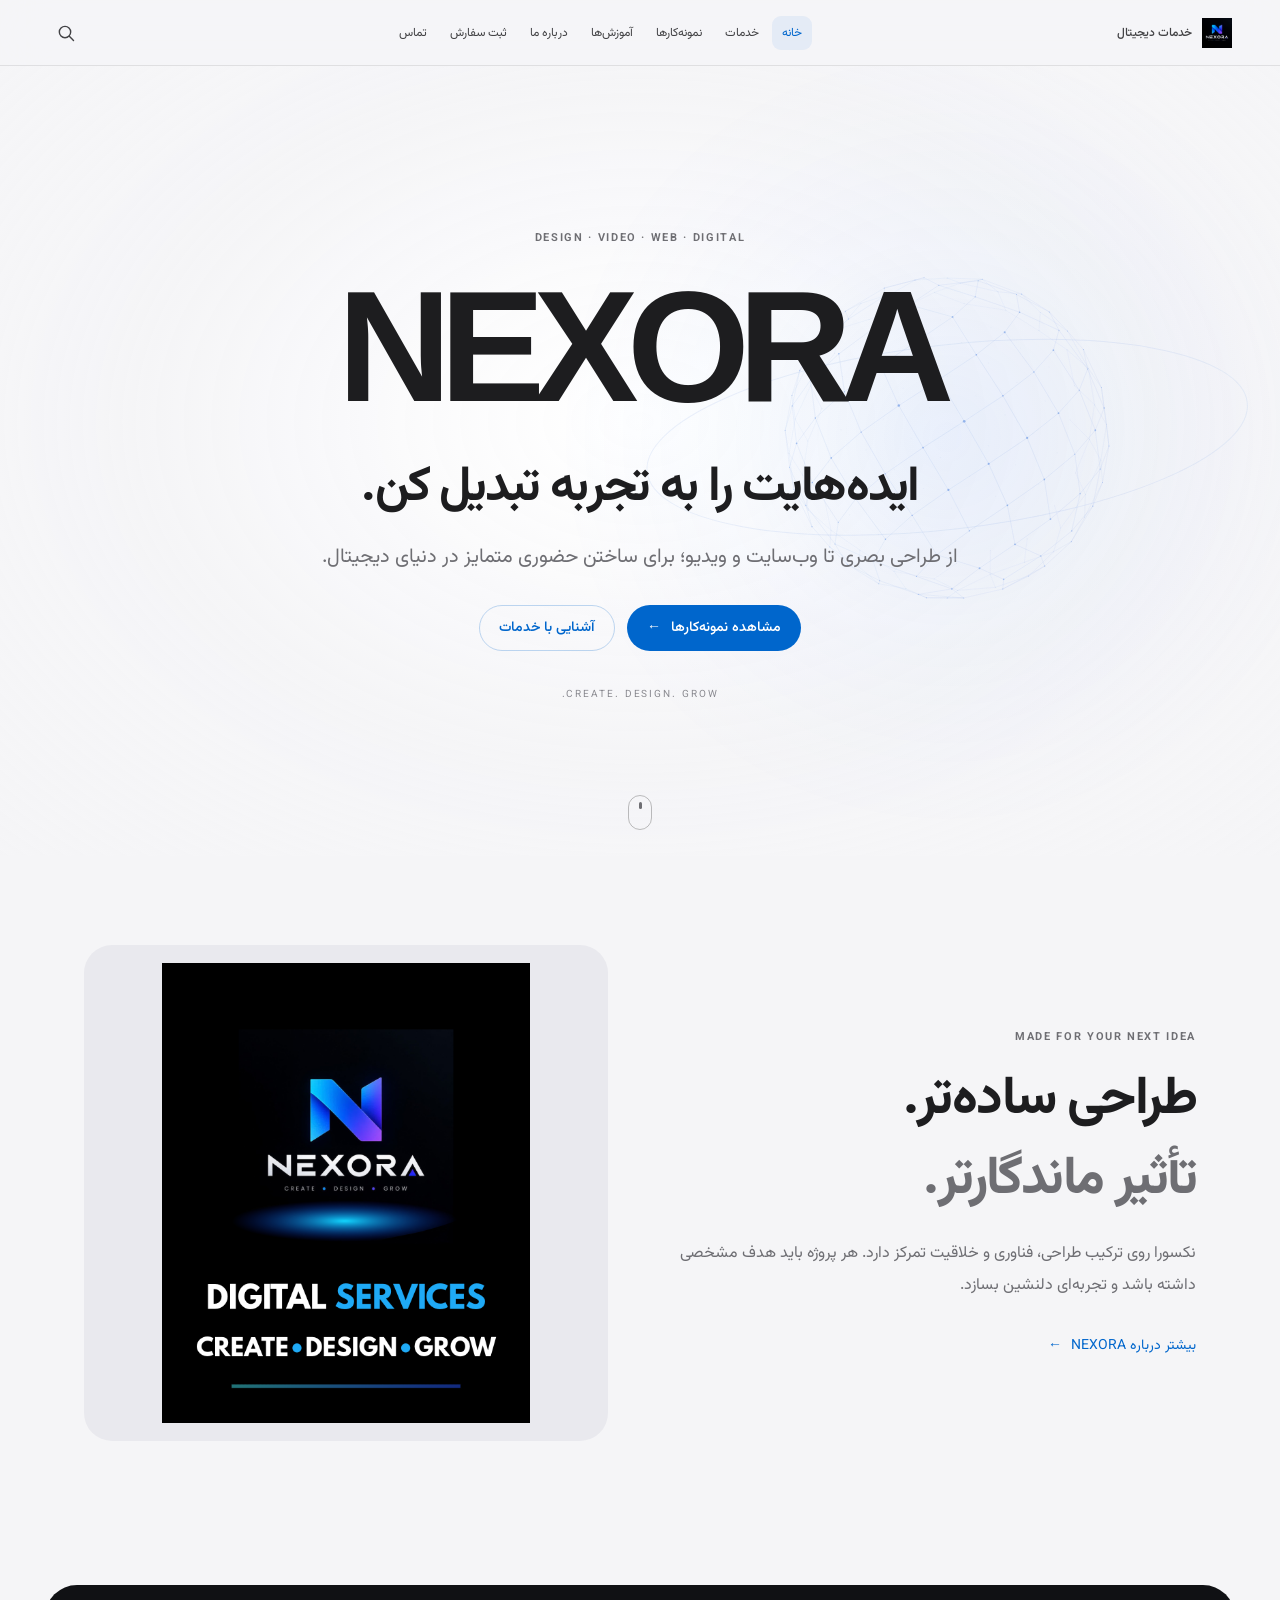
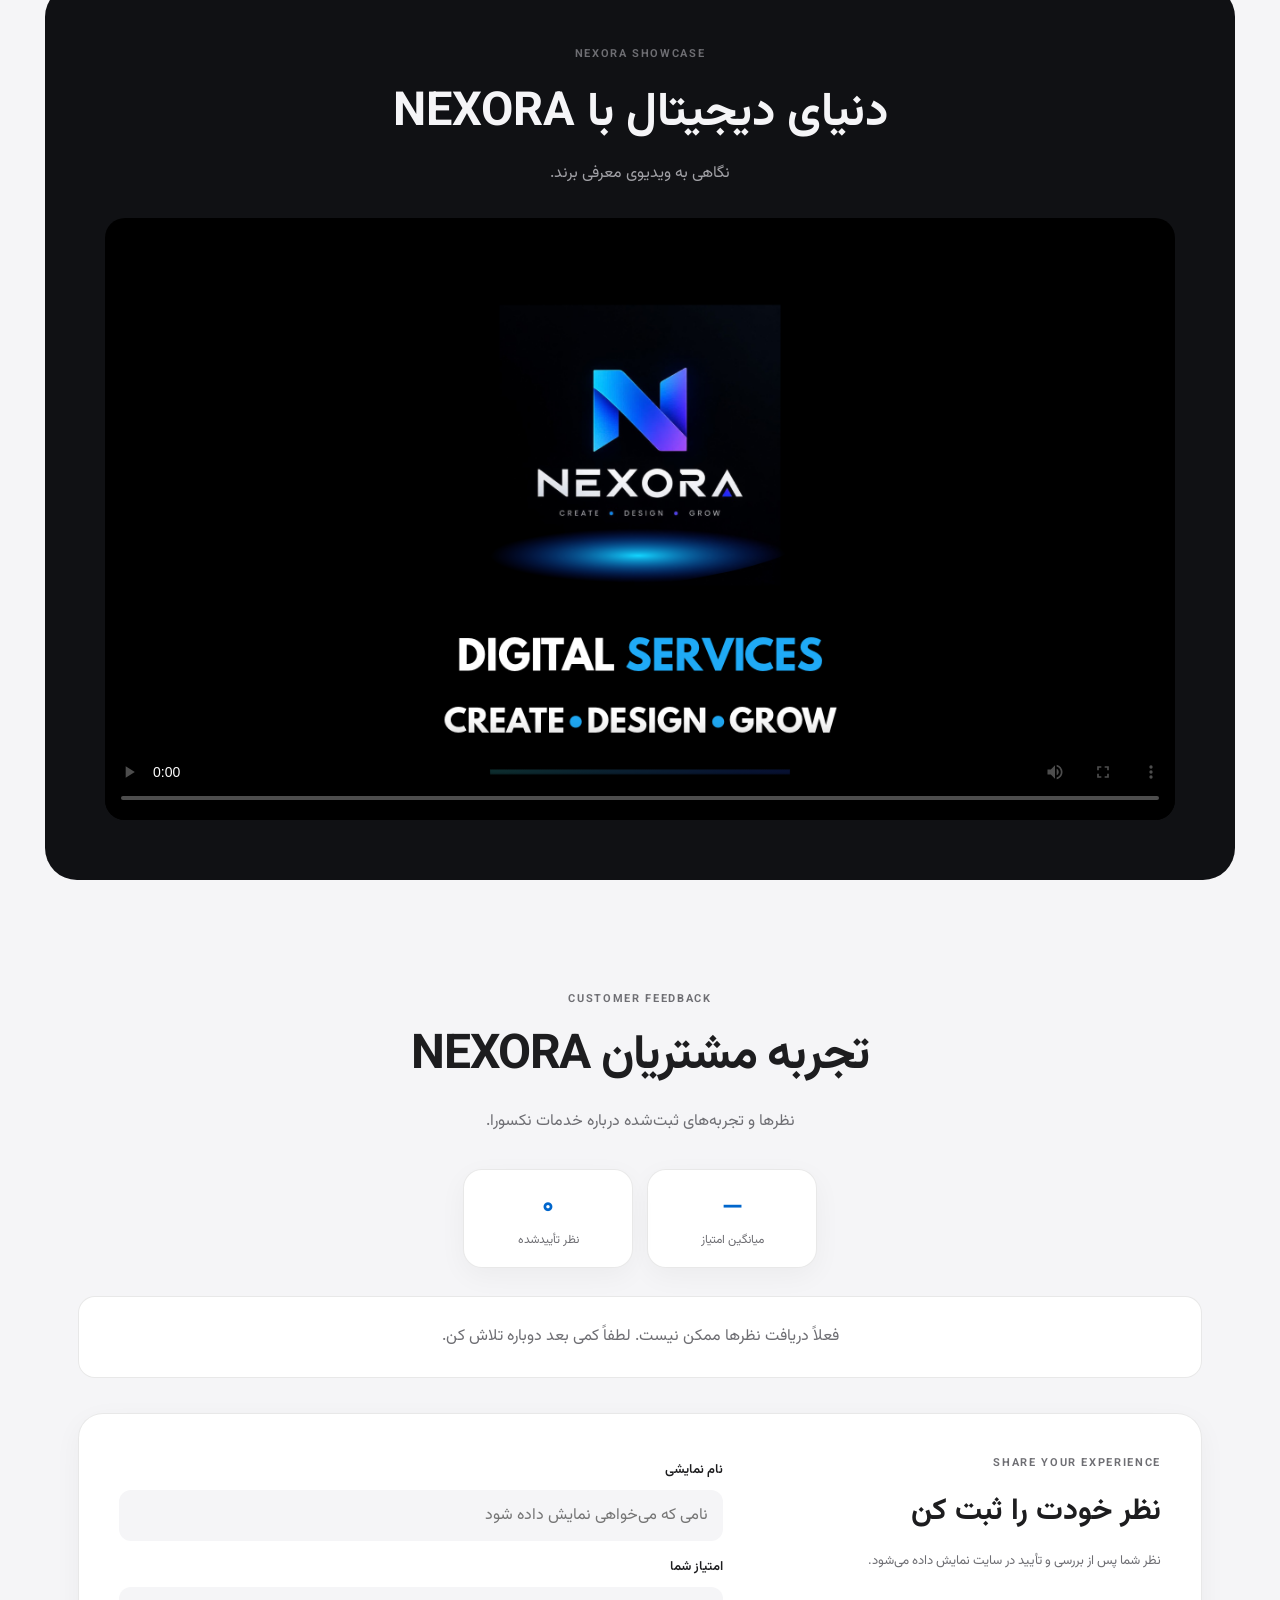
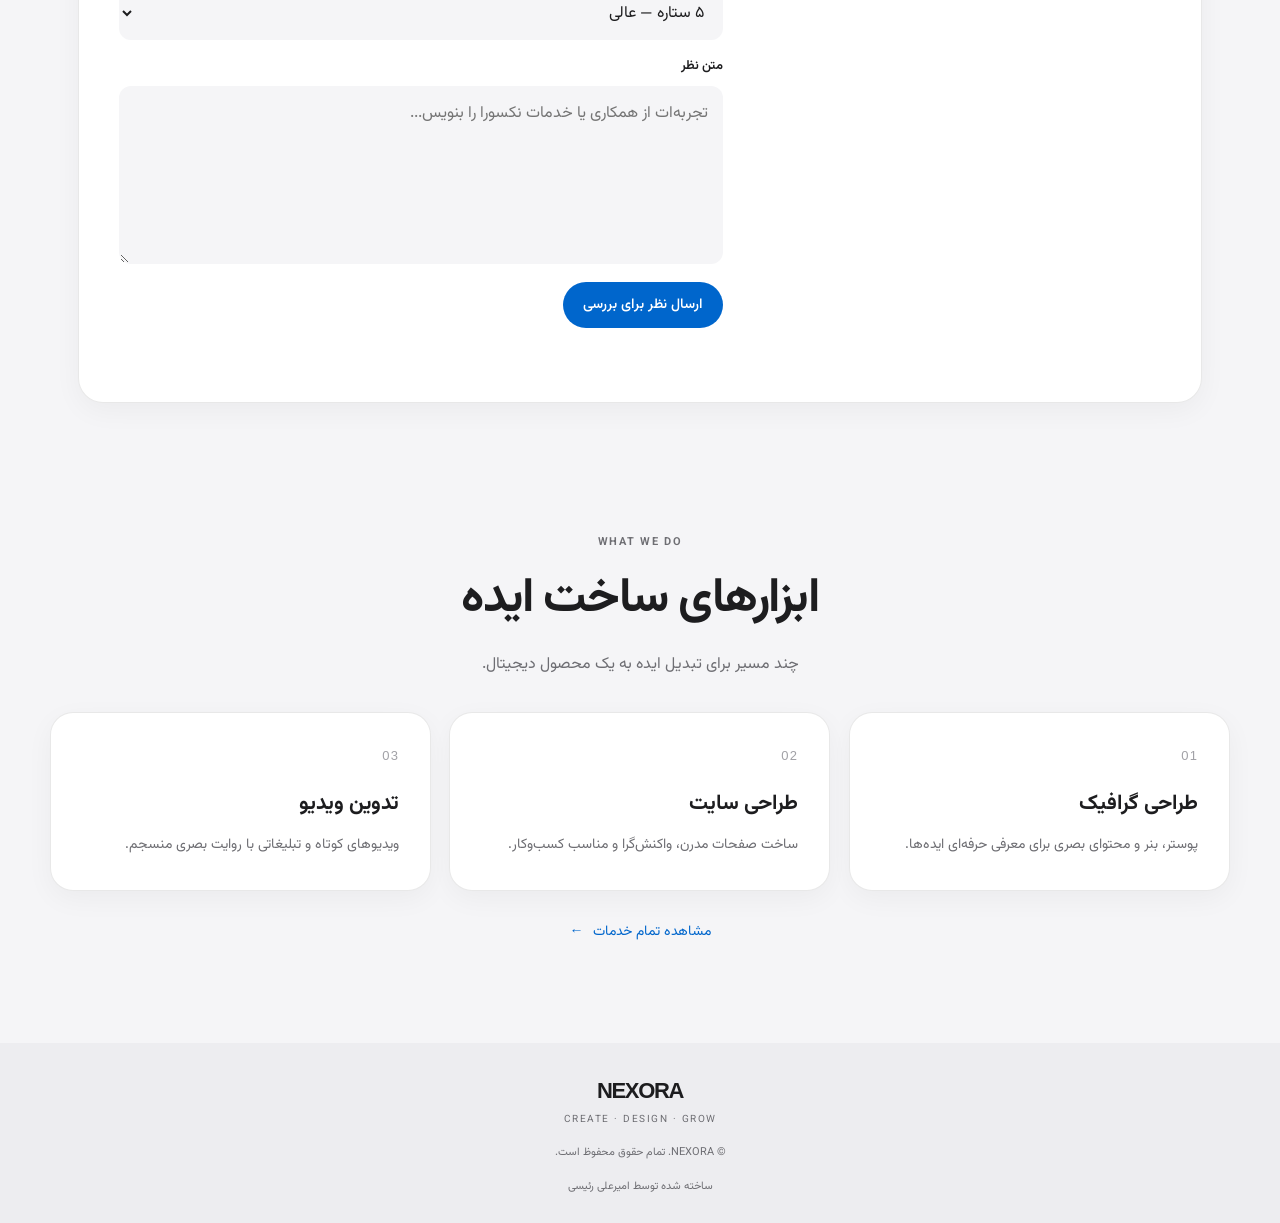
<file: index.html>
<!DOCTYPE html>
<html lang="fa" dir="rtl">
<head>
    <meta charset="UTF-8">
    <meta name="viewport" content="width=device-width, initial-scale=1">

    <title>NEXORA | طراحی گرافیک، طراحی سایت و خدمات دیجیتال</title>

    <meta name="description" content="NEXORA ارائه‌دهنده خدمات طراحی گرافیک، طراحی سایت، تدوین ویدیو، بهینه‌سازی SEO و راهکارهای هوش مصنوعی؛ ایده‌های دیجیتال را به تجربه‌های جذاب تبدیل کنید.">
    <meta name="theme-color" content="#f5f5f7">
    <meta name="robots" content="index, follow">
    <meta name="google-site-verification" content="-nJFPMULJXAHZ6bZE1NxKNltCcRmu9CExC5oAuJn1ng" />
    <meta property="og:type" content="website">
    <meta property="og:title" content="NEXORA | خدمات دیجیتال">
    <meta property="og:description" content="طراحی گرافیک، طراحی سایت، تدوین ویدیو، SEO و خدمات هوش مصنوعی.">
    <meta property="og:url" content="https://nexora-studio-hq.github.io/">
    <meta property="og:image" content="https://nexora-studio-hq.github.io/images/nexora-logo.png">

    <link rel="canonical" href="https://nexora-studio-hq.github.io/">
    <link rel="icon" href="images/nexora-logo.png" type="image/png">
    <link rel="apple-touch-icon" href="images/nexora-logo.png">

    <link rel="preconnect" href="https://fonts.googleapis.com">
    <link rel="preconnect" href="https://fonts.gstatic.com" crossorigin>
    <link href="https://fonts.googleapis.com/css2?family=Vazirmatn:wght@100..900&display=swap" rel="stylesheet">

    <link rel="stylesheet" href="style.css">
    <link rel="stylesheet" href="nexora-3d.css">
</head>

<body>

<header class="site-header">
    <a class="brand" href="#home" data-page="home" aria-label="صفحه اصلی NEXORA">
        <img src="images/nexora-logo.png" alt="NEXORA">
        <span>خدمات دیجیتال</span>
    </a>

    <nav class="top-nav" id="mainNav" aria-label="منوی اصلی">
        <a class="menu-btn active" href="#home" data-page="home">خانه</a>
        <a class="menu-btn" href="#services" data-page="services">خدمات</a>
        <a class="menu-btn" href="#portfolio" data-page="portfolio">نمونه‌کارها</a>
        <a class="menu-btn" href="#tutorials" data-page="tutorials">آموزش‌ها</a>
        <a class="menu-btn" href="#about" data-page="about">درباره ما</a>
        <a class="menu-btn" href="#order" data-page="order">ثبت سفارش</a>
        <a class="menu-btn" href="#contact" data-page="contact">تماس</a>
    </nav>

    <div class="header-actions">
        <button class="search-button" id="searchBtn" type="button" aria-label="جست‌وجو">
            <svg viewBox="0 0 24 24" aria-hidden="true">
                <circle cx="10.8" cy="10.8" r="6.8"></circle>
                <path d="m16 16 5 5"></path>
            </svg>
        </button>
    </div>
</header>

<section class="search-panel" id="searchPanel" aria-label="جست‌وجو در سایت">
    <div class="search-input-row">
        <input id="siteSearch" type="search" placeholder="جست‌وجو در نمونه‌کارها..." autocomplete="off">
        <button id="searchClose" type="button" aria-label="بستن">×</button>
    </div>
    <div class="search-results" id="searchResults"></div>
</section>

<main id="siteMain">

    <!-- صفحه خانه -->
    <section class="page active-page" id="home">

        <div class="hero-stage">
            <canvas id="nx3d" aria-hidden="true"></canvas>

            <div class="hero-copy">
                <p class="eyebrow">DESIGN · VIDEO · WEB · DIGITAL</p>

                <h1>NEXORA</h1>

                <h2>ایده‌هایت را به تجربه تبدیل کن.</h2>

                <p class="hero-description">
                    از طراحی بصری تا وب‌سایت و ویدیو؛
                    برای ساختن حضوری متمایز در دنیای دیجیتال.
                </p>

                <div class="hero-actions">
                    <a class="button-primary" href="#portfolio" data-page="portfolio">
                        مشاهده نمونه‌کارها
                        <span aria-hidden="true">←</span>
                    </a>

                    <a class="button-secondary" href="#services" data-page="services">
                        آشنایی با خدمات
                    </a>
                </div>

                <p class="hero-caption">CREATE. DESIGN. GROW.</p>
            </div>

            <a class="scroll-indicator" href="#services" data-page="services" aria-label="مشاهده بخش بعدی">
                <span></span>
            </a>
        </div>

        <div class="feature-section">
            <div class="feature-copy">
                <p class="eyebrow">MADE FOR YOUR NEXT IDEA</p>
                <h2>طراحی ساده‌تر.
                    <span>تأثیر ماندگارتر.</span>
                </h2>
                <p>
                    نکسورا روی ترکیب طراحی، فناوری و خلاقیت تمرکز دارد.
                    هر پروژه باید هدف مشخصی داشته باشد و تجربه‌ای دلنشین بسازد.
                </p>

                <a class="text-link" href="#about" data-page="about">
                    بیشتر درباره NEXORA
                    <span aria-hidden="true">←</span>
                </a>
            </div>

            <div class="feature-visual">
                <img src="images/nexora-poster.png" alt="نمونه طراحی برند NEXORA" loading="lazy">
            </div>
        </div>

        <section class="video-section">
            <p class="eyebrow">NEXORA SHOWCASE</p>
            <h2>دنیای دیجیتال با NEXORA</h2>
            <p>نگاهی به ویدیوی معرفی برند.</p>

            <video class="main-video" controls playsinline preload="metadata" poster="images/nexora-poster.png">
                <source src="videos/nexora.mp4" type="video/mp4">
                مرورگر شما از پخش ویدیو پشتیبانی نمی‌کند.
            </video>
        </section>


        <!-- نظرات مشتریان NEXORA -->
        <section class="reviews-section" id="customer-reviews" aria-labelledby="reviewsTitle">
            <div class="section-heading">
                <p class="eyebrow">CUSTOMER FEEDBACK</p>
                <h2 id="reviewsTitle">تجربه مشتریان NEXORA</h2>
                <p>نظرها و تجربه‌های ثبت‌شده درباره خدمات نکسورا.</p>
            </div>

            <div class="reviews-summary" aria-live="polite">
                <div class="review-stat">
                    <strong id="reviewsAverage">—</strong>
                    <span>میانگین امتیاز</span>
                </div>
                <div class="review-stat">
                    <strong id="reviewsCount">۰</strong>
                    <span>نظر تأییدشده</span>
                </div>
            </div>

            <div class="reviews-grid" id="reviewsList" aria-live="polite">
                <p class="reviews-message">در حال دریافت نظرها...</p>
            </div>

            <div class="reviews-form-panel">
                <div class="reviews-form-heading">
                    <p class="eyebrow">SHARE YOUR EXPERIENCE</p>
                    <h3>نظر خودت را ثبت کن</h3>
                    <p>نظر شما پس از بررسی و تأیید در سایت نمایش داده می‌شود.</p>
                </div>

                <form id="reviewForm" class="reviews-form">
                    <label for="reviewName">نام نمایشی</label>
                    <input id="reviewName" name="customer_name" type="text"
                        maxlength="60" autocomplete="name" required
                        placeholder="نامی که می‌خواهی نمایش داده شود">

                    <label for="reviewRating">امتیاز شما</label>
                    <select id="reviewRating" name="rating" required>
                        <option value="5">۵ ستاره — عالی</option>
                        <option value="4">۴ ستاره — خیلی خوب</option>
                        <option value="3">۳ ستاره — خوب</option>
                        <option value="2">۲ ستاره — متوسط</option>
                        <option value="1">۱ ستاره — نیازمند بهبود</option>
                    </select>

                    <label for="reviewText">متن نظر</label>
                    <textarea id="reviewText" name="review_text" rows="5"
                        minlength="5" maxlength="1000" required
                        placeholder="تجربه‌ات از همکاری یا خدمات نکسورا را بنویس..."></textarea>

                    <button class="button-primary" id="reviewSubmit" type="submit">
                        ارسال نظر برای بررسی
                    </button>
                    <p id="reviewStatus" class="form-status" role="status" aria-live="polite"></p>
                </form>
            </div>
        </section>

        <section class="home-services">
            <div class="section-heading">
                <p class="eyebrow">WHAT WE DO</p>
                <h2>ابزارهای ساخت ایده</h2>
                <p>چند مسیر برای تبدیل ایده به یک محصول دیجیتال.</p>
            </div>

            <div class="service-grid">
                <article class="service-card">
                    <span class="service-number">01</span>
                    <h3>طراحی گرافیک</h3>
                    <p>پوستر، بنر و محتوای بصری برای معرفی حرفه‌ای ایده‌ها.</p>
                </article>

                <article class="service-card">
                    <span class="service-number">02</span>
                    <h3>طراحی سایت</h3>
                    <p>ساخت صفحات مدرن، واکنش‌گرا و مناسب کسب‌وکار.</p>
                </article>

                <article class="service-card">
                    <span class="service-number">03</span>
                    <h3>تدوین ویدیو</h3>
                    <p>ویدیوهای کوتاه و تبلیغاتی با روایت بصری منسجم.</p>
                </article>
            </div>

            <a class="text-link centered-link" href="#services" data-page="services">
                مشاهده تمام خدمات
                <span aria-hidden="true">←</span>
            </a>
        </section>
    </section>

    <!-- صفحه خدمات -->
    <section class="page" id="services">
        <div class="page-heading">
            <p class="eyebrow">OUR SERVICES</p>
            <h1>خدمات NEXORA</h1>
            <p>خدمات دیجیتال برای ساخت و رشد ایده‌های شما.</p>
        </div>

        <div class="service-grid full-service-grid">
            <article class="service-card">
                <span class="service-number">01</span>
                <h2>طراحی گرافیک</h2>
                <p>طراحی پوستر، پست شبکه‌های اجتماعی، بنر و محتوای بصری.</p>
            </article>

            <article class="service-card">
                <span class="service-number">02</span>
                <h2>طراحی سایت</h2>
                <p>ساخت سایت‌های مدرن، واکنش‌گرا و مناسب معرفی کسب‌وکار.</p>
            </article>

            <article class="service-card">
                <span class="service-number">03</span>
                <h2>تدوین ویدیو</h2>
                <p>تدوین ویدیوهای کوتاه برای تبلیغات و شبکه‌های اجتماعی.</p>
            </article>

            <article class="service-card">
                <span class="service-number">04</span>
                <h2>بهینه‌سازی SEO</h2>
                <p>بهبود ساختار محتوا و اصول اولیه بهینه‌سازی برای موتورهای جست‌وجو.</p>
            </article>

            <article class="service-card">
                <span class="service-number">05</span>
                <h2>خدمات هوش مصنوعی</h2>
                <p>ایده‌پردازی، کمک به تولید محتوا و استفاده خلاقانه از ابزارهای AI.</p>
            </article>
        </div>

        <div class="simple-cta">
            <h2>ایده‌ای برای ساخت داری؟</h2>
            <p>جزئیات پروژه‌ات را بفرست تا مسیر شروع مشخص شود.</p>
            <a class="button-primary" href="#order" data-page="order">ثبت سفارش</a>
        </div>
    </section>

    <!-- صفحه نمونه‌کارها -->
    <section class="page" id="portfolio">
        <div class="page-heading">
            <p class="eyebrow">SELECTED PROJECTS</p>
            <h1>نمونه‌کارها</h1>
            <p>مجموعه‌ای از طراحی‌ها، ویدیوها و تمرین‌های دیجیتال نکسورا.</p>
        </div>

        <div class="notice">
            نمونه‌های مربوط به برندهای دیگر، پروژه‌های تمرینی یا مفهومی هستند
            و به معنی همکاری رسمی با آن برندها نیستند.
        </div>

        <div class="portfolio-grid" id="portfolioGrid" aria-live="polite">
            <p class="loading-message">در حال بارگذاری نمونه‌کارها...</p>
        </div>
    </section>

    <!-- صفحه آموزش‌ها -->
    <section class="page" id="tutorials">
        <div class="page-heading">
            <p class="eyebrow">LEARN AND CREATE</p>
            <h1>آموزش‌ها</h1>
            <p>یادگیری قدم‌به‌قدم ابزارهای موردنیاز برای ساخت پروژه دیجیتال.</p>
        </div>

        <div class="tutorial-list">
            <details class="tutorial-card">
                <summary>آموزش طراحی با Canva</summary>
                <ol>
                    <li>انتخاب اندازه مناسب طراحی</li>
                    <li>انتخاب تصویر و پس‌زمینه</li>
                    <li>ترکیب رنگ‌ها و ایجاد سلسله‌مراتب بصری</li>
                    <li>انتخاب فونت خوانا</li>
                    <li>ساخت و خروجی گرفتن از طرح</li>
                </ol>
            </details>

            <details class="tutorial-card">
                <summary>آموزش تدوین با CapCut</summary>
                <ol>
                    <li>وارد کردن ویدیو</li>
                    <li>برش قسمت‌های اضافی</li>
                    <li>تنظیم صدا و موسیقی</li>
                    <li>استفاده متعادل از افکت و انتقال</li>
                    <li>گرفتن خروجی مناسب پلتفرم مقصد</li>
                </ol>
            </details>

            <details class="tutorial-card">
                <summary>آموزش ابزارهای هوش مصنوعی</summary>
                <ol>
                    <li>تبدیل ایده به توضیح دقیق</li>
                    <li>نوشتن دستور روشن و مشخص</li>
                    <li>بررسی خروجی و اصلاح اشکالات</li>
                    <li>استفاده از خروجی در پروژه‌های واقعی</li>
                </ol>
            </details>
        </div>
    </section>

    <!-- صفحه درباره ما -->
    <section class="page" id="about">
        <div class="page-heading">
            <p class="eyebrow">ABOUT NEXORA</p>
            <h1>سادگی، خلاقیت و فناوری</h1>
            <p>NEXORA یک برند دیجیتال در مسیر یادگیری و ساخت تجربه‌های مدرن است.</p>
        </div>

        <div class="about-panel">
            <div>
                <p class="eyebrow">OUR APPROACH</p>
                <h2>هر جزئیات باید دلیلی داشته باشد.</h2>
            </div>
            <div>
                <p>
                    نکسورا روی طراحی گرافیک، طراحی سایت، تدوین ویدیو،
                    بهینه‌سازی SEO و ابزارهای هوش مصنوعی تمرکز دارد.
                </p>
                <p>
                    هدف این پروژه، ساخت تجربه‌های دیجیتال کاربردی با ظاهر مرتب،
                    عملکرد مناسب و توجه به جزئیات است.
                </p>
                <p>
                    تعدادی از نمونه‌کارها آموزشی و مفهومی هستند و برای تمرین
                    طراحی و توسعه ساخته شده‌اند.
                </p>
            </div>
        </div>
    </section>

    <!-- صفحه ثبت سفارش -->
    <section class="page" id="order">
        <div class="page-heading">
            <p class="eyebrow">START A PROJECT</p>
            <h1>بیایید ایده‌ات را بسازیم.</h1>
            <p>مشخصات اولیه را وارد کن تا متن آماده سفارش ساخته شود.</p>
        </div>

        <div class="order-panel">
            <form id="orderForm">
                <label for="orderService">خدمت موردنظر</label>
                <select id="orderService" name="service" required>
                    <option value="طراحی گرافیک">طراحی گرافیک</option>
                    <option value="طراحی سایت">طراحی سایت</option>
                    <option value="تدوین ویدیو">تدوین ویدیو</option>
                    <option value="بهینه‌سازی SEO">بهینه‌سازی SEO</option>
                    <option value="خدمات هوش مصنوعی">خدمات هوش مصنوعی</option>
                </select>

                <label for="orderName">نام شما (اختیاری)</label>
                <input id="orderName" name="name" type="text" autocomplete="name" placeholder="نام">

                <label for="orderContact">راه ارتباطی (تلگرام یا ایمیل، اختیاری)</label>
                <input id="orderContact" name="contact" type="text" autocomplete="off" maxlength="120" placeholder="@username یا ایمیل">

                <label for="orderDescription">توضیح پروژه</label>
                <textarea id="orderDescription" name="description" rows="5" required placeholder="مثلاً: یک پوستر تبلیغاتی با رنگ‌بندی آبی و مشکی..."></textarea>

                <label for="orderPreview">متن سفارش</label>
                <textarea id="orderPreview" rows="6" readonly placeholder="متن سفارش پس از تکمیل اطلاعات اینجا نمایش داده می‌شود."></textarea>

                <div class="nx-honeypot" aria-hidden="true"><label for="website">این قسمت را خالی بگذارید</label><input id="website" name="website" tabindex="-1" autocomplete="off"></div>
                <button class="button-primary" type="submit">ارسال درخواست به NEXORA</button>
                <p id="orderStatus" class="form-status" role="status"></p>
            </form>
        </div>

        <div class="price-panel">
            <h2>خدمات و قیمت‌های تقریبی</h2>
            <p>قیمت نهایی به جزئیات پروژه بستگی دارد.</p>

            <div class="price-row">
                <span>طراحی گرافیک</span>
                <strong>۵۰ تا ۳۰۰ هزار تومان</strong>
            </div>
            <div class="price-row">
                <span>طراحی سایت ساده</span>
                <strong>توافقی</strong>
            </div>
            <div class="price-row">
                <span>تدوین ویدیو کوتاه</span>
                <strong>۲۰۰ تا ۵۰۰ هزار تومان</strong>
            </div>
            <div class="price-row">
                <span>خدمات SEO</span>
                <strong>توافقی</strong>
            </div>
            <div class="price-row">
                <span>خدمات هوش مصنوعی</span>
                <strong>توافقی</strong>
            </div>
        </div>
    </section>

    <!-- صفحه تماس -->
    <section class="page" id="contact">
        <div class="page-heading">
            <p class="eyebrow">GET IN TOUCH</p>
            <h1>در ارتباط باشیم.</h1>
            
        </div>

        <div class="contact-grid"><article class="contact-card">
                <h2>کانال تلگرام</h2>
                <p>اخبار، آموزش‌ها و نمونه‌کارهای جدید NEXORA.</p>
                <a data-link="telegram" href="#" target="_blank" rel="noopener">عضویت در کانال</a>
            </article>

            <article class="contact-card">
                <h2>بات تلگرام</h2>
                <p>دستیار هوشمند NEXORA برای پاسخ و ثبت سفارش.</p>
                <a data-link="telegramBot" href="#" target="_blank" rel="noopener">شروع گفتگو با بات</a>
            </article>

            <article class="contact-card">
                <h2>یوتیوب</h2>
                <p>ویدیوهای آموزشی طراحی، تبلیغات و تدوین.</p>
                <a data-link="youtube" href="#" target="_blank" rel="noopener">مشاهده کانال</a>
            </article></div>
    </section>

</main>

<footer class="site-footer">
    <a class="footer-brand" href="#home" data-page="home">NEXORA</a>
    <p>CREATE · DESIGN · GROW</p>
    <small>© NEXORA. تمام حقوق محفوظ است.</small>
    <small class="made-by">ساخته شده توسط امیرعلی رئیسی</small>
</footer>

<button id="toTop" class="to-top" type="button" aria-label="بازگشت به بالا">↑</button>

<script src="data.js"></script>
<script src="nexora-enhancements.js" defer></script>
<script src="nexora-3d-full.js" defer></script>

    <script src="nexora-order-api.js" defer></script>
    <script src="nexora-reviews.js" defer></script>
</body>
</html>
</file>
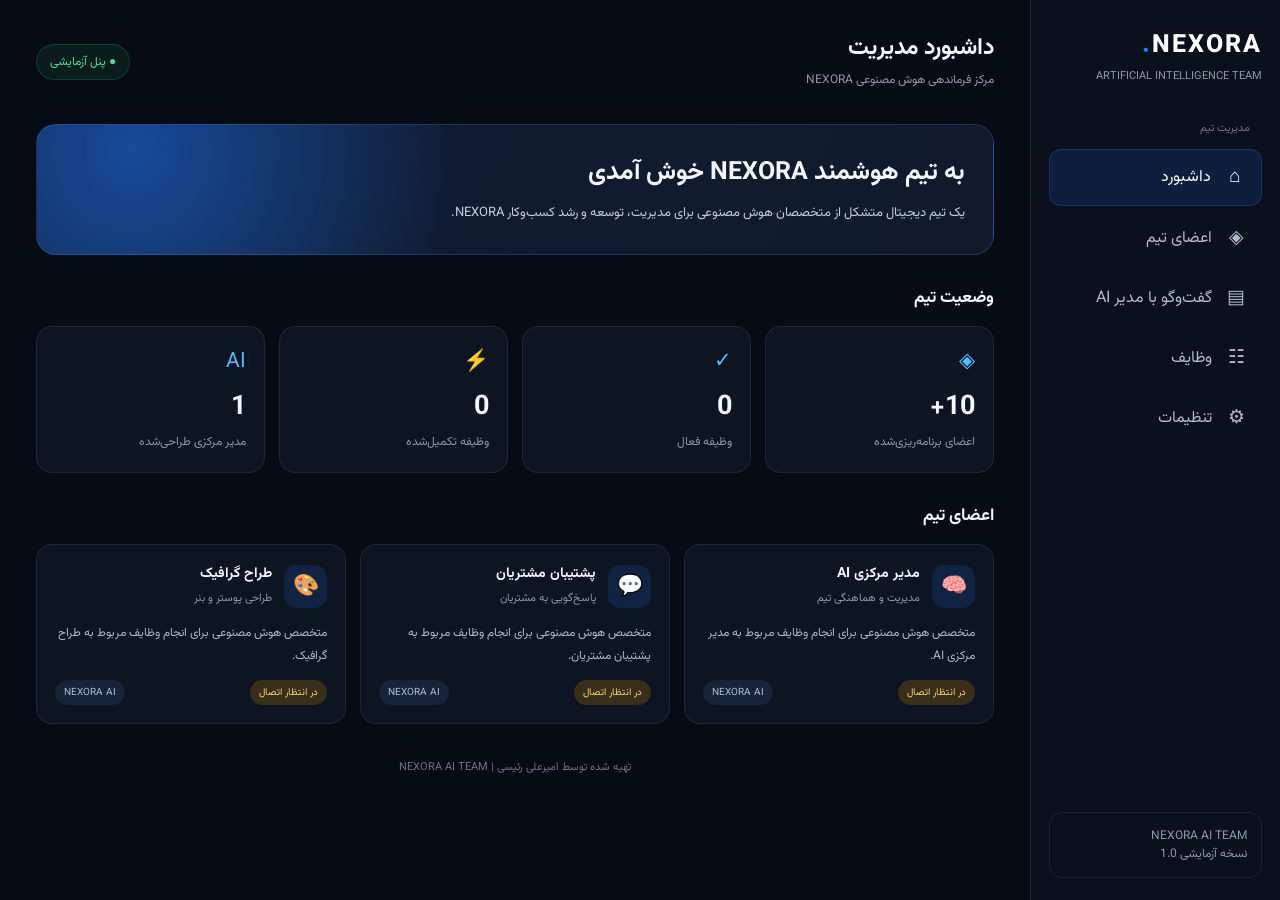
<file: team/index.html>
<!DOCTYPE html>
<html lang="fa" dir="rtl">
<head>
<meta charset="UTF-8">
<meta name="viewport" content="width=device-width, initial-scale=1.0">
<title>NEXORA AI TEAM</title>
<style>
@import url('https://fonts.googleapis.com/css2?family=Vazirmatn:wght@400;500;600;700;800&display=swap');

:root {
  --bg:#070b14;
  --panel:#0d1422;
  --panel2:#111c2d;
  --blue:#2878ff;
  --cyan:#55baff;
  --text:#f4f7ff;
  --muted:#8998ae;
  --border:rgba(130,160,210,.13);
}
*{box-sizing:border-box}
body{
  margin:0;background:var(--bg);color:var(--text);
  font-family:Vazirmatn,Tahoma,sans-serif;
}
button,input{font:inherit}
.layout{display:flex;min-height:100vh}
.sidebar{
  width:250px;background:#0a101c;border-left:1px solid var(--border);
  padding:26px 18px;position:fixed;right:0;top:0;bottom:0;
}
.logo{font-size:25px;font-weight:800;letter-spacing:2px;color:white}
.logo span{color:var(--blue)}
.sublogo{font-size:11px;color:var(--muted);margin-top:3px}
.menu-title{font-size:11px;color:#64758d;margin:35px 12px 12px}
.nav{
  width:100%;display:flex;align-items:center;gap:12px;
  padding:13px 14px;border:0;border-radius:12px;
  background:transparent;color:#aebbd0;text-align:right;
  cursor:pointer;margin:5px 0;transition:.2s;
}
.nav:hover,.nav.active{background:rgba(40,120,255,.15);color:white}
.nav.active{border:1px solid rgba(40,120,255,.22)}
.nav .ico{font-size:19px;width:24px;text-align:center}
.sidebar-bottom{
  position:absolute;bottom:22px;right:18px;left:18px;
  padding:14px;border:1px solid var(--border);border-radius:13px;
  color:var(--muted);font-size:12px;
}
.main{margin-right:250px;width:calc(100% - 250px);padding:30px 36px}
.topbar{display:flex;justify-content:space-between;align-items:center;gap:15px}
.topbar h1{font-size:23px;margin:0}
.topbar p{font-size:12px;color:var(--muted);margin:5px 0}
.status{
  background:rgba(30,190,120,.1);color:#54d99b;
  border:1px solid rgba(30,190,120,.2);
  border-radius:30px;padding:8px 13px;font-size:12px;
}
.welcome{
  margin-top:30px;padding:28px;border-radius:20px;
  background:radial-gradient(circle at 10% 20%,#174b9a 0%,transparent 38%),
  linear-gradient(120deg,#101d35,#101a2b);
  border:1px solid rgba(75,140,255,.22);
}
.welcome h2{font-size:25px;margin:0 0 8px}
.welcome p{color:#c1cde0;font-size:13px;line-height:2;margin:0}
.section-title{font-size:17px;margin:30px 0 15px}
.stats{display:grid;grid-template-columns:repeat(4,1fr);gap:14px}
.stat,.agent,.content-box{
  background:var(--panel);border:1px solid var(--border);
  border-radius:16px;padding:18px;
}
.stat small{color:var(--muted);font-size:12px}
.stat strong{display:block;font-size:27px;margin-top:8px}
.stat .symbol{font-size:21px;color:var(--cyan)}
.agents{display:grid;grid-template-columns:repeat(3,1fr);gap:14px}
.agent{transition:.25s}
.agent:hover{transform:translateY(-4px);border-color:#2878ff66}
.agent-head{display:flex;align-items:center;gap:12px}
.avatar{
  width:43px;height:43px;border-radius:13px;
  display:grid;place-items:center;font-size:21px;
  background:rgba(40,120,255,.15)
}
.agent h3{font-size:14px;margin:0}
.agent small{font-size:11px;color:var(--muted)}
.agent p{font-size:12px;color:#aab8cc;line-height:1.9;min-height:44px}
.agent-foot{display:flex;justify-content:space-between;align-items:center}
.tag{font-size:10px;padding:5px 9px;border-radius:20px;background:#172338;color:#a9bddb}
.tag.wait{color:#ffd27a;background:#392e19}
.content-box{margin-top:15px}
.content-box p{font-size:12px;color:var(--muted);line-height:2}
.page{display:none}
.page.active{display:block}
.primary{
  background:var(--blue);color:white;border:0;border-radius:10px;
  padding:10px 17px;cursor:pointer;font-size:12px
}
.primary:hover{background:#1264ed}
.chat-row{display:flex;gap:9px;margin-top:15px}
.chat-row input{
  flex:1;min-width:0;background:#080f1b;border:1px solid var(--border);
  color:white;border-radius:10px;padding:12px;outline:none
}
.chat-row input:focus{border-color:var(--blue)}
#toast{
  position:fixed;bottom:25px;left:25px;background:#17263c;
  border:1px solid #2878ff66;padding:13px 18px;border-radius:12px;
  font-size:12px;display:none;z-index:10
}
footer{text-align:center;color:#64758d;font-size:11px;margin:35px 0 10px}
@media(max-width:950px){
 .sidebar{width:75px;padding:20px 10px}
 .logo{font-size:0}.logo span{font-size:22px}
 .sublogo,.menu-title,.nav .label,.sidebar-bottom{display:none}
 .nav{justify-content:center;padding:13px 5px}
 .main{margin-right:75px;width:calc(100% - 75px);padding:22px 16px}
 .stats{grid-template-columns:repeat(2,1fr)}
 .agents{grid-template-columns:repeat(2,1fr)}
}
@media(max-width:600px){
 .agents{grid-template-columns:1fr}
 .topbar h1{font-size:18px}
 .welcome h2{font-size:20px}
}
</style>
</head>
<body>
<div class="layout">
<aside class="sidebar">
  <div class="logo">NEXORA<span>.</span></div>
  <div class="sublogo">ARTIFICIAL INTELLIGENCE TEAM</div>

  <div class="menu-title">مدیریت تیم</div>
  <button class="nav active" data-page="dashboard"><span class="ico">⌂</span><span class="label">داشبورد</span></button>
  <button class="nav" data-page="agents"><span class="ico">◈</span><span class="label">اعضای تیم</span></button>
  <button class="nav" data-page="chat"><span class="ico">▤</span><span class="label">گفت‌وگو با مدیر AI</span></button>
  <button class="nav" data-page="tasks"><span class="ico">☷</span><span class="label">وظایف</span></button>
  <button class="nav" data-page="settings"><span class="ico">⚙</span><span class="label">تنظیمات</span></button>

  <div class="sidebar-bottom">NEXORA AI TEAM<br>نسخه آزمایشی 1.0</div>
</aside>

<main class="main">
  <div class="topbar">
    <div>
      <h1 id="pageTitle">داشبورد مدیریت</h1>
      <p>مرکز فرماندهی هوش مصنوعی NEXORA</p>
    </div>
    <div class="status">● پنل آزمایشی</div>
  </div>

  <section class="page active" id="dashboard">
    <div class="welcome">
      <h2>به تیم هوشمند NEXORA خوش آمدی</h2>
      <p>یک تیم دیجیتال متشکل از متخصصان هوش مصنوعی برای مدیریت، توسعه و رشد کسب‌وکار NEXORA.</p>
    </div>

    <h2 class="section-title">وضعیت تیم</h2>
    <div class="stats">
      <div class="stat"><span class="symbol">◈</span><strong>10+</strong><small>اعضای برنامه‌ریزی‌شده</small></div>
      <div class="stat"><span class="symbol">✓</span><strong>0</strong><small>وظیفه فعال</small></div>
      <div class="stat"><span class="symbol">⚡</span><strong>0</strong><small>وظیفه تکمیل‌شده</small></div>
      <div class="stat"><span class="symbol">AI</span><strong>1</strong><small>مدیر مرکزی طراحی‌شده</small></div>
    </div>

    <h2 class="section-title">اعضای تیم</h2>
    <div class="agents" id="dashboardAgents"></div>
  </section>

  <section class="page" id="agents">
    <h2 class="section-title">اعضای هوش مصنوعی</h2>
    <p style="color:var(--muted);font-size:12px">اعضای زیر در این نسخه معرفی شده‌اند؛ اتصال واقعی آن‌ها در مراحل بعد انجام می‌شود.</p>
    <div class="agents" id="allAgents"></div>
  </section>

  <section class="page" id="chat">
    <h2 class="section-title">گفت‌وگو با مدیر مرکزی AI</h2>
    <div class="content-box">
      <strong>مدیر هوش مصنوعی NEXORA</strong>
      <p>سلام! من مدیر مرکزی تیم NEXORA هستم. رابط گفت‌وگو آماده شده، اما هنوز به مدل هوش مصنوعی متصل نیستم.</p>
      <div id="chatMessages"></div>
      <div class="chat-row">
        <input id="chatInput" placeholder="پیامت را بنویس...">
        <button class="primary" id="sendBtn">ارسال</button>
      </div>
      <p>این گفت‌وگو در حال حاضر آزمایشی است و پیام‌ها به AI واقعی ارسال نمی‌شوند.</p>
    </div>
  </section>

  <section class="page" id="tasks">
    <h2 class="section-title">مدیریت وظایف</h2>
    <div class="content-box">
      <strong>هنوز وظیفه‌ای ثبت نشده است.</strong>
      <p>در مراحل بعدی، درخواست‌ها بین اعضای تیم تقسیم و وضعیت اجرای آن‌ها در این بخش نمایش داده می‌شود.</p>
    </div>
  </section>

  <section class="page" id="settings">
    <h2 class="section-title">تنظیمات تیم</h2>
    <div class="content-box">
      <strong>تنظیمات زیرساخت</strong>
      <p>اتصال n8n، سرویس‌های Cloudflare، مدل‌های هوش مصنوعی و تلگرام در مراحل بعد پیکربندی می‌شوند.</p>
      <p>هیچ کلید API یا رمز عبوری را داخل این فایل قرار نده.</p>
    </div>
  </section>

<footer>تهیه شده توسط امیرعلی رئیسی | NEXORA AI TEAM</footer>
</main>
</div>
<div id="toast"></div>

<script>
const agents = [
 {icon:"🧠",name:"مدیر مرکزی AI",role:"مدیریت و هماهنگی تیم",status:"در انتظار اتصال"},
 {icon:"💬",name:"پشتیبان مشتریان",role:"پاسخ‌گویی به مشتریان",status:"در انتظار اتصال"},
 {icon:"🎨",name:"طراح گرافیک",role:"طراحی پوستر و بنر",status:"در انتظار اتصال"},
 {icon:"📢",name:"مدیر تلگرام",role:"مدیریت و انتشار محتوا",status:"در انتظار اتصال"},
 {icon:"💼",name:"مدیر فروش",role:"پیگیری سفارش‌ها و فروش",status:"در انتظار اتصال"},
 {icon:"💻",name:"برنامه‌نویس",role:"توسعه سایت و ابزارها",status:"در انتظار اتصال"},
 {icon:"🌐",name:"مدیر وب‌سایت",role:"مدیریت سایت NEXORA",status:"در انتظار اتصال"},
 {icon:"✍️",name:"تولیدکننده محتوا",role:"نوشتن متن و ایده تبلیغاتی",status:"در انتظار اتصال"},
 {icon:"📈",name:"متخصص SEO",role:"بهینه‌سازی موتور جست‌وجو",status:"در انتظار اتصال"},
 {icon:"📊",name:"تحلیلگر",role:"گزارش و تحلیل عملکرد",status:"در انتظار اتصال"},
 {icon:"📋",name:"مدیر پروژه",role:"برنامه‌ریزی و پیگیری کارها",status:"در انتظار اتصال"}
];

function agentCard(a){
 return `<article class="agent">
  <div class="agent-head">
   <div class="avatar">${a.icon}</div>
   <div><h3>${a.name}</h3><small>${a.role}</small></div>
  </div>
  <p>متخصص هوش مصنوعی برای انجام وظایف مربوط به ${a.name}.</p>
  <div class="agent-foot"><span class="tag wait">${a.status}</span><span class="tag">NEXORA AI</span></div>
 </article>`;
}
document.getElementById("dashboardAgents").innerHTML=agents.slice(0,3).map(agentCard).join("");
document.getElementById("allAgents").innerHTML=agents.map(agentCard).join("");

const titles={
 dashboard:"داشبورد مدیریت",
 agents:"اعضای تیم",
 chat:"گفت‌وگو با مدیر AI",
 tasks:"مدیریت وظایف",
 settings:"تنظیمات"
};
document.querySelectorAll(".nav").forEach(btn=>{
 btn.addEventListener("click",()=>{
  document.querySelectorAll(".nav").forEach(b=>b.classList.remove("active"));
  document.querySelectorAll(".page").forEach(p=>p.classList.remove("active"));
  btn.classList.add("active");
  document.getElementById(btn.dataset.page).classList.add("active");
  document.getElementById("pageTitle").textContent=titles[btn.dataset.page];
 });
});

function notify(message){
 const toast=document.getElementById("toast");
 toast.textContent=message;
 toast.style.display="block";
 setTimeout(()=>toast.style.display="none",2800);
}
function sendMessage(){
 const input=document.getElementById("chatInput");
 const value=input.value.trim();
 if(!value)return;
 const messages=document.getElementById("chatMessages");
 const item=document.createElement("p");
 item.textContent="شما: "+value;
 item.style.cssText="color:#fff;background:#17263c;padding:10px;border-radius:10px";
 messages.appendChild(item);
 const answer=document.createElement("p");
 answer.textContent="مدیر AI: پیام شما ثبت نمایشی شد. برای پاسخ واقعی، باید اتصال هوش مصنوعی را راه‌اندازی کنیم.";
 answer.style.cssText="color:#8fc5ff;background:#101d30;padding:10px;border-radius:10px";
 messages.appendChild(answer);
 input.value="";
}
document.getElementById("sendBtn").addEventListener("click",sendMessage);
document.getElementById("chatInput").addEventListener("keydown",e=>{
 if(e.key==="Enter")sendMessage();
});
</script>
</body>
</html>
</file>
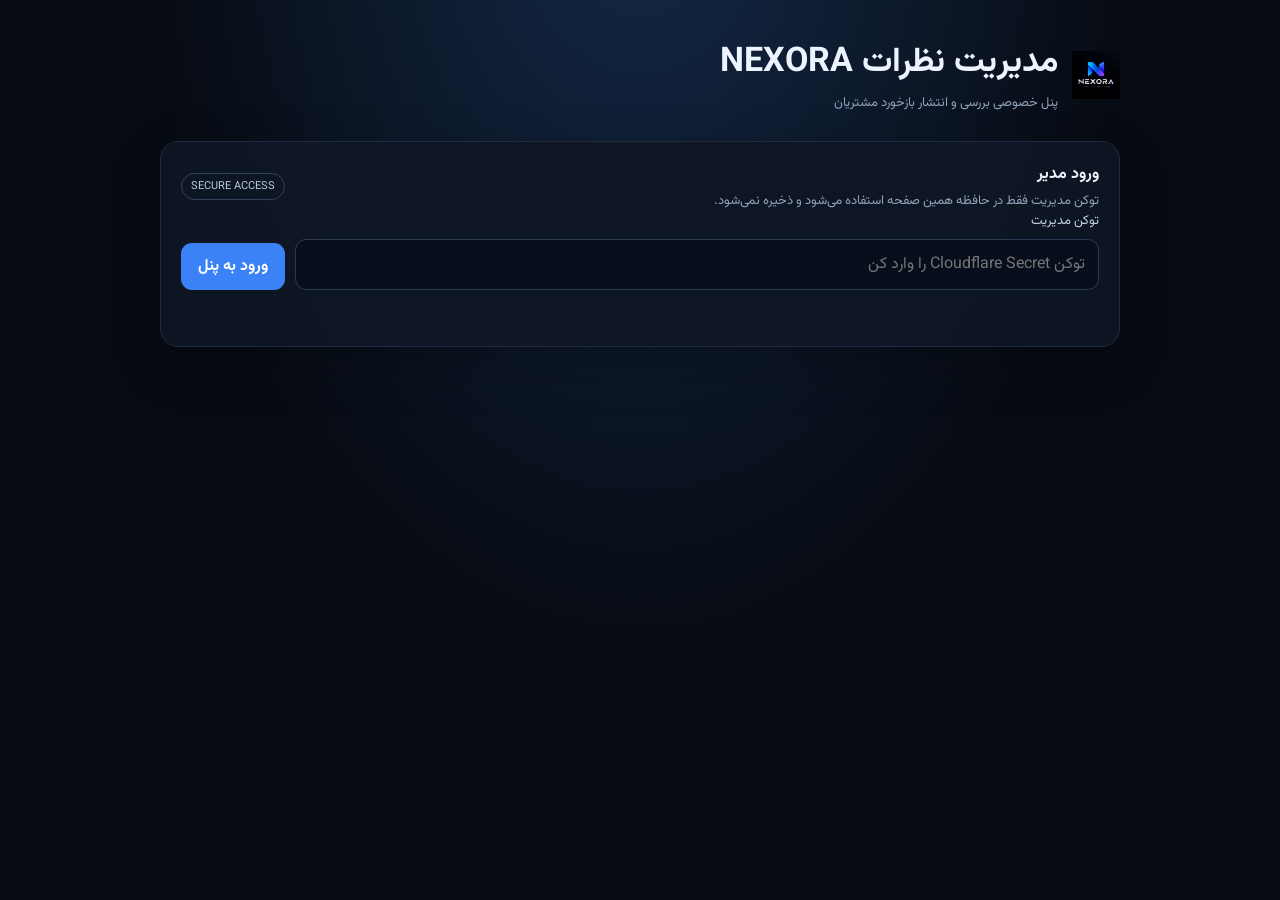
<file: admin.html>
<!DOCTYPE html>
<html lang="fa" dir="rtl">
<head>
  <meta charset="UTF-8">
  <meta name="viewport" content="width=device-width, initial-scale=1">
  <meta name="robots" content="noindex, nofollow">
  <meta name="theme-color" content="#080d18">
  <title>مدیریت نظرات | NEXORA</title>
  <link rel="icon" href="images/nexora-logo.png" type="image/png">
  <link rel="preconnect" href="https://fonts.googleapis.com">
  <link rel="preconnect" href="https://fonts.gstatic.com" crossorigin>
  <link href="https://fonts.googleapis.com/css2?family=Vazirmatn:wght@100..900&display=swap" rel="stylesheet">
  <style>
    :root{color-scheme:dark;--bg:#070b13;--panel:#0e1625;--line:#1e2b40;--text:#edf4ff;--muted:#91a1b8;--blue:#3b82f6;--green:#22c55e;--red:#ef4444}
    *{box-sizing:border-box}
    body{margin:0;min-height:100vh;background:radial-gradient(ellipse at 50% -20%,#152b4b 0,transparent 55%),var(--bg);color:var(--text);font-family:"Vazirmatn",Tahoma,sans-serif}
    button,input,select{font:inherit}
    .wrap{width:min(960px,calc(100% - 28px));margin:0 auto;padding:36px 0 70px}
    header{display:flex;align-items:center;gap:14px;margin-bottom:28px}
    header img{width:48px;height:48px;object-fit:contain}
    h1{font-size:clamp(23px,4vw,34px);margin:0}
    .sub{color:var(--muted);margin:4px 0 0;font-size:13px}
    .panel,.review{background:rgba(14,22,37,.94);border:1px solid var(--line);border-radius:18px;padding:20px;box-shadow:0 18px 55px #0003}
    .panel{margin-bottom:18px}
    label{display:block;color:#c4d2e5;font-size:13px;margin-bottom:8px}
    .row{display:flex;gap:10px;align-items:end;flex-wrap:wrap}
    .field{flex:1;min-width:220px}
    input,select{width:100%;background:#080f1c;color:var(--text);border:1px solid #2a3a52;border-radius:11px;padding:12px 13px;outline:none}
    input:focus,select:focus{border-color:var(--blue);box-shadow:0 0 0 3px #3b82f622}
    button{border:0;border-radius:11px;padding:11px 17px;color:white;background:var(--blue);cursor:pointer;font-weight:650}
    button:disabled{opacity:.5;cursor:wait}
    .secondary{background:#263449}
    .approve{background:#15803d}.reject{background:#b91c1c}
    .status{min-height:24px;color:var(--muted);font-size:13px;margin:12px 0 0}
    .toolbar{display:flex;align-items:center;justify-content:space-between;gap:12px;margin:24px 0 14px;flex-wrap:wrap}
    .toolbar h2{font-size:20px;margin:0}
    .toolbar select{width:auto;min-width:150px}
    .list{display:grid;gap:12px}
    .review h3{font-size:16px;margin:0}
    .meta{color:var(--muted);font-size:12px;margin-top:5px}
    .stars{color:#fbbf24;letter-spacing:2px;white-space:nowrap}
    .review-text{line-height:1.9;white-space:pre-wrap;overflow-wrap:anywhere;margin:14px 0}
    .review-foot{display:flex;justify-content:space-between;gap:12px;align-items:center;flex-wrap:wrap}
    .actions{display:flex;gap:8px}
    .empty{padding:28px;text-align:center;color:var(--muted);border:1px dashed #34445c;border-radius:16px}
    .hidden{display:none!important}
    .topline{display:flex;align-items:center;justify-content:space-between;gap:12px;flex-wrap:wrap}
    .badge{font-size:11px;border:1px solid #31435d;color:#b7c8df;border-radius:30px;padding:4px 9px}
    @media(max-width:560px){.wrap{padding-top:22px}.panel,.review{padding:15px}.row{align-items:stretch}.row button{width:100%}.toolbar{align-items:stretch}.toolbar select{width:100%}.review-foot{align-items:stretch}.actions{width:100%}.actions button{flex:1}}
  </style>
</head>
<body>
  <main class="wrap">
    <header>
      <img src="images/nexora-logo.png" alt="NEXORA">
      <div>
        <h1>مدیریت نظرات NEXORA</h1>
        <p class="sub">پنل خصوصی بررسی و انتشار بازخورد مشتریان</p>
      </div>
    </header>

    <section class="panel" id="loginPanel">
      <div class="topline">
        <div>
          <strong>ورود مدیر</strong>
          <p class="sub">توکن مدیریت فقط در حافظه همین صفحه استفاده می‌شود و ذخیره نمی‌شود.</p>
        </div>
        <span class="badge">SECURE ACCESS</span>
      </div>
      <form id="loginForm" class="row" autocomplete="off">
        <div class="field">
          <label for="adminToken">توکن مدیریت</label>
          <input id="adminToken" type="password" placeholder="توکن Cloudflare Secret را وارد کن" autocomplete="off" required>
        </div>
        <button id="loginButton" type="submit">ورود به پنل</button>
      </form>
      <p class="status" id="loginStatus" role="status" aria-live="polite"></p>
    </section>

    <section id="dashboard" class="hidden">
      <div class="toolbar">
        <h2>فهرست نظرات</h2>
        <div class="row">
          <select id="statusFilter" aria-label="فیلتر وضعیت">
            <option value="pending">در انتظار بررسی</option>
            <option value="approved">تأییدشده</option>
            <option value="rejected">ردشده</option>
            <option value="all">همه نظرها</option>
          </select>
          <button class="secondary" id="refreshButton" type="button">بروزرسانی</button>
          <button class="secondary" id="logoutButton" type="button">خروج</button>
        </div>
      </div>
      <p class="status" id="dashboardStatus" role="status" aria-live="polite"></p>
      <div class="list" id="reviewsList"></div>
    </section>
  </main>

  <script>
  (function(){
    "use strict";
    const API = "https://nexora-api.amiraliraisi73.workers.dev";
    const $ = id => document.getElementById(id);
    let adminToken = "";
    const fa = value => Number(value).toLocaleString("fa-IR");
    const statusNames = {pending:"در انتظار بررسی",approved:"تأییدشده",rejected:"ردشده"};
    function setStatus(id,message){$(id).textContent=message;}
    function authHeaders(){return {Authorization:"Bearer "+adminToken,Accept:"application/json"};}
    function clearSession(){
      adminToken="";
      $("adminToken").value="";
      $("dashboard").classList.add("hidden");
      $("loginPanel").classList.remove("hidden");
      $("reviewsList").replaceChildren();
      setStatus("loginStatus","از پنل خارج شدی.");
    }
    async function loadReviews(){
      const status=$("statusFilter").value;
      setStatus("dashboardStatus","در حال دریافت نظرها...");
      $("reviewsList").replaceChildren();
      try{
        const response=await fetch(API+"/admin/reviews?status="+encodeURIComponent(status),{headers:authHeaders(),cache:"no-store"});
        const data=await response.json().catch(()=>({}));
        if(response.status===401){clearSession();setStatus("loginStatus","توکن معتبر نیست یا دسترسی رد شد. دوباره بررسی کن.");return;}
        if(!response.ok||data.success!==true) throw new Error(data.message||"دریافت اطلاعات ناموفق بود.");
        const reviews=Array.isArray(data.reviews)?data.reviews:[];
        setStatus("dashboardStatus",fa(reviews.length)+" نظر پیدا شد.");
        if(!reviews.length){
          const empty=document.createElement("div");empty.className="empty";empty.textContent="در این بخش نظری وجود ندارد."; $("reviewsList").append(empty);return;
        }
        reviews.forEach(review=>{
          const card=document.createElement("article");card.className="review";
          const top=document.createElement("div");top.className="topline";
          const heading=document.createElement("div");
          const name=document.createElement("h3");name.textContent=review.customer_name||"مشتری";
          const meta=document.createElement("div");meta.className="meta";
          meta.textContent="شناسه: "+fa(review.id)+" · نمونه‌کار: "+review.work_key+" · "+(statusNames[review.status]||review.status);
          heading.append(name,meta);
          const stars=document.createElement("span");stars.className="stars";stars.textContent="★".repeat(Math.max(0,Math.min(5,Number(review.rating)||0)))+"☆".repeat(5-Math.max(0,Math.min(5,Number(review.rating)||0)));
          top.append(heading,stars);
          const body=document.createElement("p");body.className="review-text";body.textContent=review.review_text||"";
          const foot=document.createElement("div");foot.className="review-foot";
          const date=document.createElement("small");date.className="meta";
          date.textContent=review.created_at?new Date(String(review.created_at).replace(" ","T")+"Z").toLocaleString("fa-IR"):"";
          foot.append(date);
          if(review.status==="pending"){
            const actions=document.createElement("div");actions.className="actions";
            const approve=document.createElement("button");approve.className="approve";approve.textContent="تأیید";
            approve.addEventListener("click",()=>moderate(review.id,"approve",approve));
            const reject=document.createElement("button");reject.className="reject";reject.textContent="رد نظر";
            reject.addEventListener("click",()=>moderate(review.id,"reject",reject));
            actions.append(approve,reject);foot.append(actions);
          }
          card.append(top,body,foot);$("reviewsList").append(card);
        });
      }catch(error){setStatus("dashboardStatus","خطا: "+error.message);}
    }
    async function moderate(id,action,button){
      const label=action==="approve"?"تأیید":"رد";
      if(!confirm("از "+label+" این نظر مطمئنی؟"))return;
      button.disabled=true;
      try{
        const response=await fetch(API+"/admin/reviews/"+encodeURIComponent(id)+"/"+action,{method:"POST",headers:authHeaders(),cache:"no-store"});
        const data=await response.json().catch(()=>({}));
        if(response.status===401){clearSession();setStatus("loginStatus","نشست معتبر نیست؛ دوباره وارد شو.");return;}
        if(!response.ok||data.success!==true)throw new Error(data.message||"عملیات انجام نشد.");
        setStatus("dashboardStatus","نظر با موفقیت "+(action==="approve"?"تأیید":"رد")+" شد.");
        await loadReviews();
      }catch(error){setStatus("dashboardStatus","خطا: "+error.message);button.disabled=false;}
    }
    $("loginForm").addEventListener("submit",async event=>{
      event.preventDefault();
      const candidate=$("adminToken").value.trim();
      if(!candidate)return;
      adminToken=candidate;
      $("loginButton").disabled=true;
      setStatus("loginStatus","در حال بررسی دسترسی...");
      try{
        const response=await fetch(API+"/admin/reviews?status=pending",{headers:authHeaders(),cache:"no-store"});
        const data=await response.json().catch(()=>({}));
        if(!response.ok||data.success!==true)throw new Error(response.status===401?"توکن نادرست است.":(data.message||"ورود انجام نشد."));
        $("loginPanel").classList.add("hidden");
        $("dashboard").classList.remove("hidden");
        $("statusFilter").value="pending";
        setStatus("loginStatus","");
        await loadReviews();
      }catch(error){adminToken="";setStatus("loginStatus",error.message);$("adminToken").value="";}
      finally{$("loginButton").disabled=false;}
    });
    $("refreshButton").addEventListener("click",loadReviews);
    $("statusFilter").addEventListener("change",loadReviews);
    $("logoutButton").addEventListener("click",clearSession);
  })();
  </script>
</body>
</html>
</file>
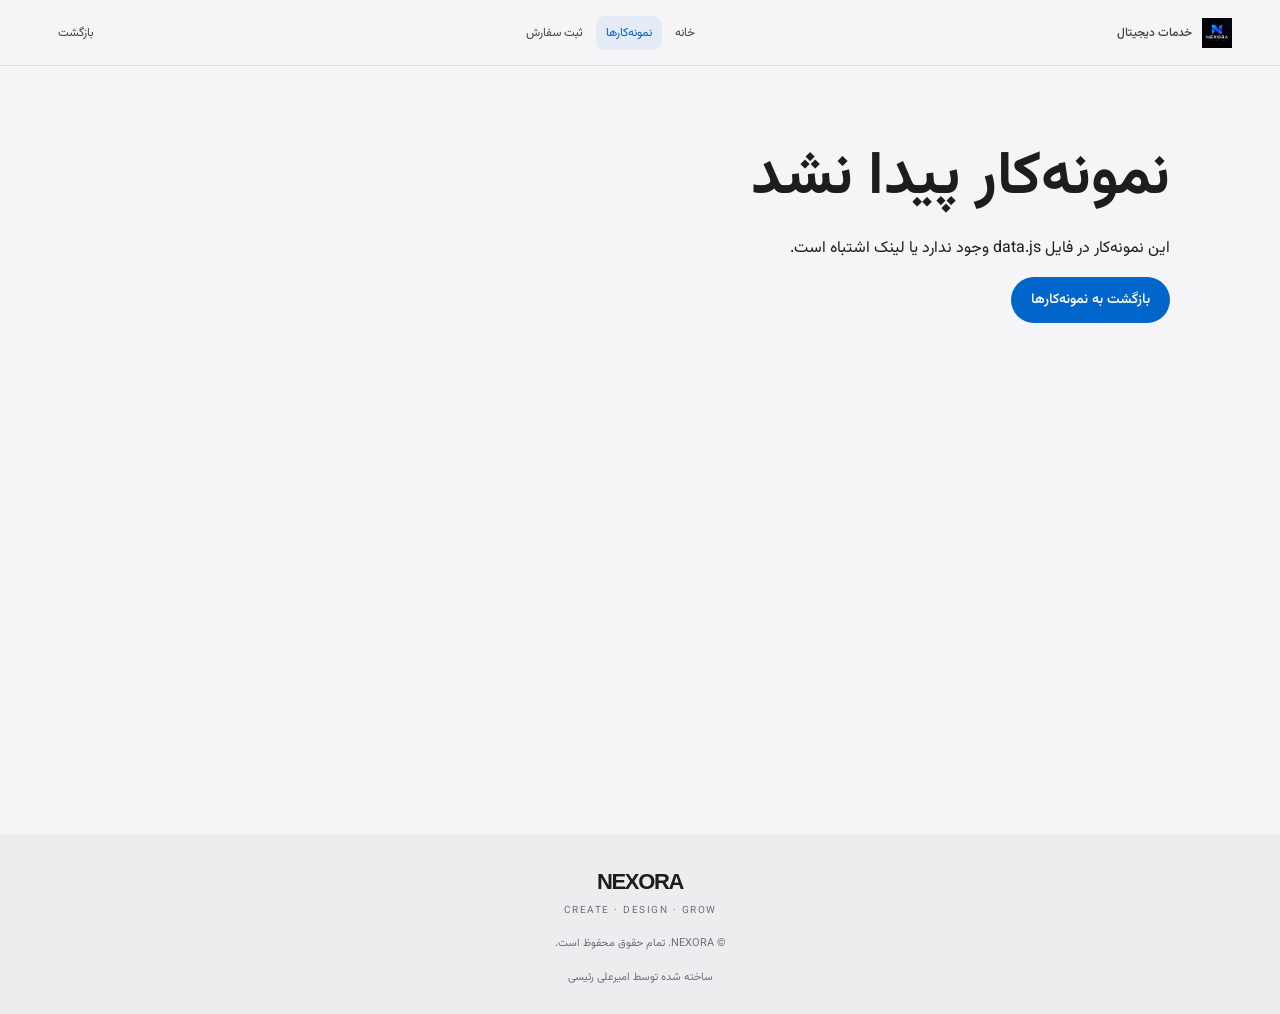
<file: portfolio.html>
<!DOCTYPE html>
<html lang="fa" dir="rtl">
<head>
    <meta charset="UTF-8">
    <meta name="viewport" content="width=device-width, initial-scale=1">

    <title>نمونه‌کارهای NEXORA | طراحی گرافیک و پروژه‌های دیجیتال</title>

    <meta name="description" content="مشاهده جزئیات نمونه‌کارهای NEXORA در زمینه طراحی گرافیک، طراحی وب، ویدیو و پروژه‌های خلاقانه دیجیتال.">
    <meta name="theme-color" content="#f5f5f7">
    <meta name="robots" content="index, follow">
    <meta property="og:type" content="website">
    <meta property="og:title" content="نمونه‌کارهای NEXORA">
    <meta property="og:description" content="مشاهده نمونه‌کارهای طراحی گرافیک، وب و ویدیو در NEXORA.">
    <meta property="og:url" content="https://nexora-studio-hq.github.io/portfolio.html">
    <meta property="og:image" content="https://nexora-studio-hq.github.io/images/nexora-logo.png">
    <link rel="canonical" href="https://nexora-studio-hq.github.io/portfolio.html">

    <link rel="icon" href="images/nexora-logo.png" type="image/png">

    <link rel="preconnect" href="https://fonts.googleapis.com">
    <link rel="preconnect" href="https://fonts.gstatic.com" crossorigin>
    <link href="https://fonts.googleapis.com/css2?family=Vazirmatn:wght@100..900&display=swap" rel="stylesheet">

    <link rel="stylesheet" href="style.css">
    <link rel="stylesheet" href="nexora-3d.css">
</head>

<body>

<header class="site-header">
    <a class="brand" href="index.html#home">
        <img src="images/nexora-logo.png" alt="NEXORA">
        <span>خدمات دیجیتال</span>
    </a>

    <nav class="top-nav" aria-label="پیوندهای سایت">
        <a class="menu-btn" href="index.html#home">خانه</a>
        <a class="menu-btn active" href="index.html#portfolio">نمونه‌کارها</a>
        <a class="menu-btn" href="index.html#order">ثبت سفارش</a>
    </nav>

    <div class="header-actions">
        <a class="menu-btn" href="index.html#portfolio">بازگشت</a>
    </div>
</header>

<main class="detail-page">
    <div class="detail" id="portfolioDetail">
        <p class="loading-message">در حال بارگذاری نمونه‌کار...</p>
    </div>
</main>

<footer class="site-footer">
    <a class="footer-brand" href="index.html#home">NEXORA</a>
    <p>CREATE · DESIGN · GROW</p>
    <small>© NEXORA. تمام حقوق محفوظ است.</small>
    <small class="made-by">ساخته شده توسط امیرعلی رئیسی</small>
</footer>

<button id="toTop" class="to-top" type="button" aria-label="بازگشت به بالا">↑</button>

<script src="data.js"></script>
<script src="nexora-enhancements.js?v=20261113-1" defer></script>
<script src="nexora-work-reviews.js?v=20261113-1" defer></script>

</body>
</html>
</file>
<file: style.css>
/* NEXORA — Vazirmatn Variable Font */
@font-face {
    font-family: "Vazirmatn";
    src: url("fonts/Vazirmatn[wght].woff2") format("woff2");
    font-weight: 100 900;
    font-style: normal;
    font-display: swap;
}

/* =====================================================
   NEXORA — MAIN STYLESHEET
   Apple-inspired, minimal, responsive design
===================================================== */

:root {
    --bg: #f5f5f7;
    --surface: #ffffff;
    --text: #1d1d1f;
    --muted: #6e6e73;
    --blue: #06c;
    --border: rgba(0, 0, 0, 0.09);
    --shadow: 0 8px 28px rgba(0, 0, 0, 0.045);
    --shadow-hover: 0 18px 45px rgba(0, 0, 0, 0.09);
    --radius: 24px;
    font-family: "Vazirmatn", -apple-system, BlinkMacSystemFont, "Segoe UI", Tahoma, sans-serif;
}

* {
    box-sizing: border-box;
}

html {
    scroll-behavior: smooth;
    background: var(--bg);
    color-scheme: light;
}

body {
    margin: 0;
    min-width: 320px;
    overflow-x: hidden;
    color: var(--text);
    background: var(--bg);
    font-family: "Vazirmatn", -apple-system, BlinkMacSystemFont, "Segoe UI", Tahoma, sans-serif;
    -webkit-font-smoothing: antialiased;
}

button,
input,
select,
textarea {
    font: inherit;
}

button,
a {
    -webkit-tap-highlight-color: transparent;
}

a {
    color: var(--blue);
}

img,
video {
    max-width: 100%;
}

/* HEADER */

.site-header {
    position: fixed;
    inset: 0 0 auto;
    z-index: 2000;

    min-height: 66px;
    display: grid;
    grid-template-columns: auto minmax(0, 1fr) auto;
    align-items: center;
    gap: 20px;

    padding: 0 clamp(16px, 4vw, 48px);

    background: rgba(245, 245, 247, 0.88);
    border-bottom: 1px solid var(--border);

    backdrop-filter: saturate(180%) blur(22px);
    -webkit-backdrop-filter: saturate(180%) blur(22px);
}

.brand {
    display: inline-flex;
    align-items: center;
    gap: 10px;
    min-width: max-content;

    color: var(--text);
    text-decoration: none;
}

.brand img {
    display: block;
    width: auto;
    height: 30px;
    object-fit: contain;
}

.brand span {
    color: #424245;
    font-size: 12px;
    font-weight: 500;
}

.top-nav {
    display: flex;
    align-items: center;
    justify-content: center;
    gap: 3px;
    min-width: 0;
}

.menu-btn {
    display: inline-flex;
    justify-content: center;
    align-items: center;

    min-height: 34px;
    padding: 7px 10px;

    color: #424245;
    background: transparent;
    border: 0;
    border-radius: 9px;

    font-size: 12px;
    text-decoration: none;
    white-space: nowrap;

    transition: color .2s ease, background .2s ease;
}

.menu-btn:hover {
    color: var(--text);
    background: rgba(0, 0, 0, .05);
}

.menu-btn.active {
    color: var(--blue);
    background: rgba(0, 102, 204, .07);
}

.header-actions {
    display: flex;
    align-items: center;
    justify-content: flex-end;
}

.search-button {
    display: inline-flex;
    align-items: center;
    justify-content: center;

    width: 36px;
    height: 36px;

    padding: 8px;
    color: #424245;
    background: transparent;

    border: 0;
    border-radius: 50%;
    cursor: pointer;

    transition: background .2s ease;
}

.search-button:hover {
    background: rgba(0, 0, 0, .06);
}

.search-button svg {
    width: 20px;
    height: 20px;
    fill: none;
    stroke: currentColor;
    stroke-width: 1.7;
    stroke-linecap: round;
}

/* SEARCH */

.search-panel {
    position: fixed;
    top: 77px;
    right: 20px;
    z-index: 3000;

    display: none;
    width: min(470px, calc(100vw - 40px));
    max-height: min(75vh, 600px);
    overflow-y: auto;

    padding: 15px;

    background: rgba(255, 255, 255, .97);
    border: 1px solid var(--border);
    border-radius: 18px;
    box-shadow: var(--shadow-hover);

    backdrop-filter: blur(18px);
}

.search-panel.open {
    display: block;
    animation: fade-up .22s ease both;
}

.search-input-row {
    display: flex;
    align-items: center;
    gap: 8px;
}

.search-input-row input {
    flex: 1;
    min-width: 0;

    padding: 11px 13px;

    color: var(--text);
    background: #f5f5f7;

    border: 1px solid transparent;
    border-radius: 11px;
    outline: none;
}

.search-input-row input:focus {
    border-color: rgba(0, 102, 204, .45);
}

.search-input-row button {
    width: 35px;
    height: 35px;

    color: var(--muted);
    background: transparent;
    border: 0;

    font-size: 26px;
    cursor: pointer;
}

.search-results {
    display: grid;
    gap: 4px;
    margin-top: 10px;
}

.search-result-item {
    display: flex;
    align-items: center;
    gap: 12px;

    padding: 10px;
    color: var(--text);
    text-decoration: none;

    border-radius: 11px;
}

.search-result-item:hover {
    background: #f5f5f7;
}

.search-result-item img {
    width: 56px;
    height: 48px;
    object-fit: cover;
    border-radius: 8px;
    background: #e8e8ed;
}

.search-result-copy {
    display: grid;
    gap: 3px;
}

.search-result-copy small {
    color: var(--muted);
}

.search-empty {
    padding: 15px 8px;
    color: var(--muted);
    font-size: 14px;
}

/* MAIN AND PAGE SWITCHING */

main {
    min-height: 70vh;
    padding-top: 66px;
}

.page {
    display: none;
    width: 100%;
    min-height: 65vh;
}

.page.active-page {
    display: block;
    animation: fade-up .4s ease both;
}

@keyframes fade-up {
    from {
        opacity: 0;
        transform: translateY(10px);
    }

    to {
        opacity: 1;
        transform: translateY(0);
    }
}

/* TYPOGRAPHY */

.eyebrow {
    margin: 0 0 14px;
    color: var(--muted);
    font-size: 11px;
    font-weight: 650;
    letter-spacing: .15em;
    line-height: 1.8;
}

.page-heading {
    max-width: 850px;
    margin: 0 auto 40px;
    padding: 72px 24px 0;
    text-align: center;
}

.page-heading h1 {
    margin: 0 0 14px;
    color: var(--text);
    font-size: clamp(35px, 6vw, 66px);
    font-weight: 750;
    letter-spacing: -.035em;
    line-height: 1.25;
}

.page-heading p:not(.eyebrow) {
    max-width: 690px;
    margin: 0 auto;
    color: var(--muted);
    font-size: clamp(15px, 1.6vw, 20px);
    line-height: 2;
}

.section-heading {
    max-width: 760px;
    margin: 0 auto 32px;
    padding: 0 20px;
    text-align: center;
}

.section-heading h2 {
    margin: 0 0 12px;
    font-size: clamp(28px, 4.5vw, 48px);
    line-height: 1.4;
    letter-spacing: -.025em;
}

.section-heading p:not(.eyebrow) {
    color: var(--muted);
    line-height: 1.9;
}

/* HERO */

.hero-stage {
    position: relative;
    isolation: isolate;

    min-height: min(790px, calc(100svh - 66px));
    display: grid;
    place-items: center;

    padding: 95px 22px 76px;
    overflow: hidden;
    background:
        radial-gradient(ellipse at 50% 45%, rgba(255, 255, 255, .95), rgba(245, 245, 247, .88) 55%, #f5f5f7 100%);
}

.hero-copy {
    position: relative;
    z-index: 2;

    width: min(900px, 100%);
    margin: 0 auto;

    text-align: center;
}

.hero-copy .eyebrow {
    margin-bottom: 20px;
}

.hero-copy h1 {
    margin: 0;
    color: #1d1d1f;

    font-family: -apple-system, BlinkMacSystemFont, "Segoe UI", sans-serif;
    font-size: clamp(65px, 14vw, 158px);
    font-weight: 800;
    letter-spacing: -.075em;
    line-height: .98;
}

.hero-copy h2 {
    max-width: 820px;
    margin: 28px auto 10px;

    color: #1d1d1f;
    font-size: clamp(27px, 4.2vw, 49px);
    font-weight: 700;
    letter-spacing: -.035em;
    line-height: 1.5;
}

.hero-description {
    max-width: 650px;
    margin: 12px auto 0;

    color: var(--muted);
    font-size: clamp(15px, 1.65vw, 20px);
    line-height: 2;
}

.hero-actions {
    display: flex;
    justify-content: center;
    align-items: center;
    flex-wrap: wrap;
    gap: 12px;
    margin-top: 28px;
}

.hero-caption {
    margin-top: 36px;
    color: #8a8a90;
    font-size: 10px;
    letter-spacing: .19em;
}

.scroll-indicator {
    position: absolute;
    bottom: 26px;
    left: 50%;
    z-index: 2;

    display: grid;
    place-items: start center;

    width: 24px;
    height: 35px;
    padding-top: 6px;

    border: 1px solid rgba(29, 29, 31, .28);
    border-radius: 20px;
    transform: translateX(-50%);
}

.scroll-indicator span {
    width: 3px;
    height: 7px;

    background: #6e6e73;
    border-radius: 5px;

    animation: scroll-dot 1.7s ease-in-out infinite;
}

@keyframes scroll-dot {
    0% { transform: translateY(0); opacity: 0; }
    30% { opacity: 1; }
    75% { transform: translateY(12px); opacity: 1; }
    100% { transform: translateY(16px); opacity: 0; }
}

/* BUTTONS */

.button-primary,
.button-secondary {
    display: inline-flex;
    align-items: center;
    justify-content: center;
    gap: 10px;

    min-height: 43px;
    padding: 11px 19px;

    border: 1px solid transparent;
    border-radius: 999px;

    font-size: 14px;
    font-weight: 550;
    text-decoration: none;

    cursor: pointer;

    transition:
        background .2s ease,
        color .2s ease,
        border-color .2s ease,
        transform .2s ease;
}

.button-primary {
    color: #fff;
    background: var(--blue);
}

.button-primary:hover {
    background: #0052aa;
    transform: translateY(-1px);
}

.button-secondary {
    color: var(--blue);
    background: transparent;
    border-color: rgba(0, 102, 204, .25);
}

.button-secondary:hover {
    background: rgba(0, 102, 204, .06);
}

.button-primary:focus-visible,
.button-secondary:focus-visible,
.menu-btn:focus-visible,
.text-link:focus-visible {
    outline: 3px solid rgba(0, 102, 204, .3);
    outline-offset: 3px;
}

/* FEATURE SECTION */

.feature-section {
    display: grid;
    grid-template-columns: minmax(0, 1fr) minmax(0, 1fr);
    align-items: center;
    gap: clamp(28px, 5vw, 75px);

    max-width: 1240px;
    margin: 25px auto 80px;
    padding: clamp(25px, 5vw, 65px);
}

.feature-copy h2 {
    margin: 0 0 18px;
    font-size: clamp(30px, 4.5vw, 53px);
    font-weight: 750;
    letter-spacing: -.03em;
    line-height: 1.5;
}

.feature-copy h2 span {
    display: block;
    color: var(--muted);
}

.feature-copy > p:not(.eyebrow) {
    color: var(--muted);
    line-height: 2;
}

.feature-visual {
    display: grid;
    place-items: center;

    min-height: 260px;
    padding: 18px;

    background: #e9e9ee;
    border-radius: 28px;
    overflow: hidden;
}

.feature-visual img {
    display: block;
    width: 100%;
    max-height: 460px;
    object-fit: contain;
    border-radius: 14px;
}

.text-link {
    display: inline-flex;
    align-items: center;
    gap: 9px;

    margin-top: 17px;
    color: var(--blue);
    font-size: 14px;
    text-decoration: none;
}

.text-link:hover {
    text-decoration: underline;
}

.centered-link {
    display: flex;
    width: fit-content;
    margin: 30px auto 0;
}

/* VIDEO SHOWCASE */

.video-section {
    max-width: 1190px;
    margin: 0 auto 95px;
    padding: clamp(25px, 5vw, 60px);

    color: #f5f5f7;
    background: #101114;
    border-radius: 32px;
    text-align: center;
}

.video-section h2 {
    margin: 0 0 10px;
    font-size: clamp(28px, 4.5vw, 47px);
    line-height: 1.5;
}

.video-section > p:not(.eyebrow) {
    margin: 0 0 28px;
    color: #a1a1a6;
    line-height: 1.9;
}

.main-video {
    display: block;
    width: 100%;
    max-height: 660px;
    aspect-ratio: 16 / 9;
    margin: 0 auto;

    object-fit: contain;
    background: #000;
    border: 0;
    border-radius: 20px;
}

/* SECTIONS AND CARDS */

.home-services {
    max-width: 1240px;
    margin: 0 auto;
    padding: 35px 30px 100px;
}

.service-grid {
    display: grid;
    grid-template-columns: repeat(3, minmax(0, 1fr));
    gap: 18px;
}

.full-service-grid {
    max-width: 1240px;
    margin: 0 auto;
    padding: 0 24px 90px;
}

.service-card,
.contact-card {
    min-width: 0;
    padding: clamp(22px, 3vw, 31px);

    color: var(--text);
    background: #fff;

    border: 1px solid var(--border);
    border-radius: 23px;
    box-shadow: var(--shadow);

    transition:
        box-shadow .28s ease,
        border-color .28s ease,
        transform .28s ease;
}

.service-card:hover,
.contact-card:hover {
    border-color: rgba(0, 102, 204, .2);
    box-shadow: var(--shadow-hover);
    transform: translateY(-3px);
}

.service-number {
    display: inline-block;
    margin-bottom: 24px;
    color: #a1a1a6;
    font-family: -apple-system, BlinkMacSystemFont, sans-serif;
    font-size: 13px;
    letter-spacing: .1em;
}

.service-card h2,
.service-card h3,
.contact-card h2 {
    margin: 0 0 10px;
    font-size: 21px;
    line-height: 1.6;
}

.service-card p,
.contact-card p {
    margin: 0;
    color: var(--muted);
    font-size: 14px;
    line-height: 2;
}

.simple-cta {
    max-width: 850px;
    margin: 0 auto 90px;
    padding: 40px 24px;
    text-align: center;
}

.simple-cta h2 {
    margin: 0 0 12px;
    font-size: clamp(27px, 4vw, 43px);
}

.simple-cta p {
    margin-bottom: 24px;
    color: var(--muted);
    line-height: 1.9;
}

/* PORTFOLIO */

.notice {
    max-width: 1160px;
    margin: 0 auto 26px;
    padding: 14px 18px;

    color: #6e5b21;
    background: #fff8dc;

    border: 1px solid rgba(160, 120, 0, .12);
    border-radius: 13px;

    font-size: 13px;
    line-height: 1.9;
}

.portfolio-grid {
    display: grid;
    grid-template-columns: repeat(3, minmax(0, 1fr));
    gap: 22px;

    width: calc(100% - 48px);
    max-width: 1160px;
    min-height: 100px;

    margin: 0 auto 90px;
}

.p-card {
    display: block;
    align-self: stretch;
    min-width: 0;

    padding: 0 0 20px;
    overflow: hidden;

    color: var(--text);
    background: #fff;

    border: 1px solid var(--border);
    border-radius: 23px;
    box-shadow: var(--shadow);

    text-decoration: none;

    transition:
        border-color .28s ease,
        box-shadow .28s ease,
        transform .28s ease;
}

.p-card:hover {
    border-color: rgba(0, 102, 204, .23);
    box-shadow: var(--shadow-hover);
    transform: translateY(-4px);
}

.p-card img,
.p-card video {
    display: block;
    width: 100%;
    aspect-ratio: 4 / 3;
    object-fit: cover;
    background: #e8e8ed;
    border: 0;
}

.p-card h2 {
    margin: 17px 19px 4px;
    color: var(--text);
    font-size: 20px;
    font-weight: 650;
    line-height: 1.6;
}

.p-card p {
    margin: 0 19px;
    color: var(--muted);
    font-size: 14px;
    line-height: 1.8;
}

.loading-message,
.empty-state {
    grid-column: 1 / -1;
    padding: 25px;
    color: var(--muted);
    background: #fff;
    border: 1px solid var(--border);
    border-radius: 17px;
}

.image-fallback {
    display: grid;
    place-items: center;
    aspect-ratio: 4 / 3;
    padding: 20px;
    color: var(--muted);
    background: #f0f0f4;
    text-align: center;
}

/* TUTORIALS */

.tutorial-list {
    width: calc(100% - 48px);
    max-width: 900px;
    margin: 0 auto 100px;
}

.tutorial-card {
    margin: 12px 0;
    padding: 19px 22px;

    color: var(--text);
    background: #fff;

    border: 1px solid var(--border);
    border-radius: 16px;
}

.tutorial-card summary {
    cursor: pointer;
    font-weight: 650;
    line-height: 1.9;
}

.tutorial-card ol {
    margin: 18px 0 4px;
    color: var(--muted);
    line-height: 2.2;
}

/* ABOUT */

.about-panel {
    display: grid;
    grid-template-columns: minmax(0, .9fr) minmax(0, 1fr);
    gap: 40px;

    width: calc(100% - 48px);
    max-width: 1100px;
    margin: 0 auto 100px;
    padding: clamp(25px, 5vw, 55px);

    background: #fff;
    border: 1px solid var(--border);
    border-radius: 28px;
    box-shadow: var(--shadow);
}

.about-panel h2 {
    margin: 0;
    font-size: clamp(25px, 3.5vw, 40px);
    line-height: 1.7;
}

.about-panel p:not(.eyebrow) {
    color: var(--muted);
    line-height: 2.1;
}

/* ORDER */

.order-panel,
.price-panel {
    width: calc(100% - 48px);
    max-width: 850px;
    margin: 0 auto 24px;
    padding: clamp(22px, 4vw, 40px);

    background: #fff;
    border: 1px solid var(--border);
    border-radius: 24px;
    box-shadow: var(--shadow);
}

.order-panel form {
    display: grid;
    gap: 10px;
}

.order-panel label {
    margin-top: 8px;
    color: var(--text);
    font-size: 14px;
    font-weight: 550;
}

.order-panel input,
.order-panel select,
.order-panel textarea {
    width: 100%;
    padding: 12px 14px;

    color: var(--text);
    background: #f5f5f7;

    border: 1px solid transparent;
    border-radius: 11px;

    outline: none;
}

.order-panel textarea {
    resize: vertical;
    line-height: 1.9;
}

.order-panel input:focus,
.order-panel select:focus,
.order-panel textarea:focus {
    border-color: rgba(0, 102, 204, .45);
    background: #fff;
}

.order-panel textarea[readonly] {
    color: #424245;
    background: #f5f5f7;
}

.order-panel button {
    justify-self: start;
    margin-top: 14px;
}

.form-status {
    min-height: 24px;
    margin: 0;
    color: var(--muted);
    font-size: 13px;
    line-height: 1.8;
}

.price-panel h2 {
    margin-top: 0;
    font-size: 24px;
}

.price-panel > p {
    color: var(--muted);
    line-height: 1.8;
}

.price-row {
    display: flex;
    align-items: flex-start;
    justify-content: space-between;
    gap: 18px;

    padding: 16px 0;
    border-bottom: 1px solid var(--border);
}

.price-row:last-child {
    border-bottom: 0;
}

.price-row span {
    color: var(--text);
}

.price-row strong {
    color: var(--muted);
    font-size: 13px;
    text-align: left;
}

/* CONTACT */

.contact-grid {
    display: grid;
    grid-template-columns: repeat(2, minmax(0, 1fr));
    gap: 18px;

    width: calc(100% - 48px);
    max-width: 950px;
    margin: 0 auto 100px;
}

.contact-card a {
    display: inline-flex;
    margin-top: 18px;
    text-decoration: none;
}

.contact-card a:hover {
    text-decoration: underline;
}

/* FOOTER */

.site-footer {
    display: grid;
    justify-items: center;
    gap: 8px;

    padding: 35px 20px 28px;

    color: var(--muted);
    background: #ededf0;

    text-align: center;
}

.footer-brand {
    color: var(--text);
    font-family: -apple-system, BlinkMacSystemFont, "Segoe UI", sans-serif;
    font-size: 22px;
    font-weight: 800;
    letter-spacing: -.06em;
    text-decoration: none;
}

.site-footer p {
    margin: 0;
    font-size: 10px;
    letter-spacing: .15em;
}

.site-footer small {
    margin-top: 9px;
    font-size: 11px;
}

/* TO TOP */

.to-top {
    position: fixed;
    right: 22px;
    bottom: 22px;
    z-index: 1800;

    display: grid;
    place-items: center;

    width: 43px;
    height: 43px;

    color: #fff;
    background: var(--blue);

    border: 0;
    border-radius: 50%;
    box-shadow: var(--shadow);

    font-size: 22px;
    cursor: pointer;

    opacity: 0;
    visibility: hidden;
    transform: translateY(8px);

    transition:
        opacity .2s ease,
        visibility .2s ease,
        transform .2s ease;
}

.to-top.show {
    opacity: 1;
    visibility: visible;
    transform: translateY(0);
}

/* PORTFOLIO DETAILS */

.detail-page {
    min-height: calc(100vh - 66px);
    padding: 66px 0 0;
}

.detail {
    width: calc(100% - 40px);
    max-width: 1060px;
    margin: 0 auto;
    padding: 50px 0 90px;
}

.detail-media {
    display: block;
    width: 100%;
    max-height: 710px;
    margin: 0 auto 25px;

    object-fit: contain;
    background: #fff;

    border: 1px solid var(--border);
    border-radius: 25px;
    box-shadow: var(--shadow);
}

.detail h1 {
    margin: 20px 0 10px;
    font-size: clamp(32px, 5vw, 60px);
    line-height: 1.4;
}

.detail .chip {
    display: inline-flex;
    padding: 6px 12px;
    color: var(--blue);
    background: rgba(0, 102, 204, .07);
    border-radius: 999px;
    font-size: 13px;
}

.detail .desc {
    max-width: 850px;
    color: var(--muted);
    font-size: 16px;
    line-height: 2.2;
}

.detail-actions {
    display: grid;
    grid-template-columns: repeat(2, minmax(0, 1fr));
    gap: 18px;
    margin-top: 35px;
}

.detail-actions .service-card {
    padding: 25px;
}

.detail-back {
    margin-bottom: 25px;
}

/* PROGRESS */

#nx-scroll-progress {
    position: fixed;
    top: 0;
    left: 0;
    z-index: 5000;

    width: 100%;
    height: 2px;

    background: var(--blue);
    transform: scaleX(0);
    transform-origin: left center;
    pointer-events: none;
}

/* RESPONSIVE */

@media (max-width: 1100px) {
    .site-header {
        gap: 10px;
        padding-inline: 18px;
    }

    .menu-btn {
        padding-inline: 7px;
        font-size: 11px;
    }

    .brand span {
        display: none;
    }

    .service-grid,
    .portfolio-grid {
        grid-template-columns: repeat(2, minmax(0, 1fr));
    }
}

@media (max-width: 760px) {
    .site-header {
        min-height: 108px;
        grid-template-columns: minmax(0, 1fr) auto;
        grid-template-rows: 57px 45px;
        row-gap: 0;
        padding: 0 12px;
    }

    .brand {
        grid-column: 1;
        grid-row: 1;
    }

    .brand span {
        display: inline;
    }

    .header-actions {
        grid-column: 2;
        grid-row: 1;
    }

    .top-nav {
        grid-column: 1 / -1;
        grid-row: 2;

        justify-content: flex-start;
        gap: 3px;

        width: 100%;
        overflow-x: auto;
        overflow-y: hidden;
        scrollbar-width: none;
    }

    .top-nav::-webkit-scrollbar {
        display: none;
    }

    .menu-btn {
        flex: 0 0 auto;
        min-height: 34px;
        padding: 6px 10px;
        font-size: 11px;
    }

    main {
        padding-top: 108px;
    }

    .search-panel {
        top: 116px;
        right: 10px;
        width: calc(100vw - 20px);
    }

    .hero-stage {
        min-height: 680px;
        min-height: min(760px, calc(100svh - 108px));
        padding: 80px 17px 75px;
    }

    .hero-copy h1 {
        font-size: clamp(56px, 17vw, 100px);
    }

    .hero-copy h2 {
        margin-top: 23px;
        font-size: clamp(25px, 7vw, 36px);
    }

    .hero-description {
        font-size: 15px;
    }

    .hero-actions {
        gap: 9px;
    }

    .button-primary,
    .button-secondary {
        min-height: 41px;
        padding: 10px 15px;
        font-size: 13px;
    }

    .feature-section {
        grid-template-columns: 1fr;
        margin-bottom: 55px;
        padding: 25px 20px;
    }

    .feature-visual {
        min-height: 190px;
    }

    .video-section {
        margin: 0 12px 65px;
        padding: 23px 14px;
        border-radius: 23px;
    }

    .main-video {
        border-radius: 14px;
    }

    .home-services {
        padding: 20px 14px 70px;
    }

    .page-heading {
        padding: 50px 18px 0;
        margin-bottom: 32px;
    }

    .page-heading h1 {
        font-size: clamp(32px, 9vw, 49px);
    }

    .service-grid,
    .portfolio-grid,
    .contact-grid,
    .about-panel,
    .detail-actions {
        grid-template-columns: 1fr;
    }

    .full-service-grid {
        padding: 0 15px 65px;
    }

    .portfolio-grid,
    .tutorial-list,
    .about-panel,
    .order-panel,
    .price-panel,
    .contact-grid {
        width: calc(100% - 30px);
    }

    .portfolio-grid {
        gap: 16px;
        margin-bottom: 70px;
    }

    .notice {
        margin-inline: 15px;
    }

    .about-panel {
        gap: 20px;
        margin-bottom: 70px;
    }

    .price-row {
        gap: 10px;
        font-size: 13px;
    }

    .detail {
        width: calc(100% - 30px);
        padding-top: 28px;
    }

    .detail-media {
        border-radius: 17px;
    }

    .site-footer {
        padding-bottom: 24px;
    }
}

@media (prefers-reduced-motion: reduce) {
    html {
        scroll-behavior: auto;
    }

    *,
    *::before,
    *::after {
        animation-duration: .01ms !important;
        animation-iteration-count: 1 !important;
        transition-duration: .01ms !important;
    }
}


/* =====================================================
   NEXORA — APPLE-STYLE SCROLL REVEAL
===================================================== */
.nx-reveal {
    opacity: 0;
    transform: translate3d(0, 34px, 0);
    filter: blur(5px);
    transition:
        opacity 850ms cubic-bezier(.2,.7,.2,1),
        transform 850ms cubic-bezier(.2,.7,.2,1),
        filter 850ms cubic-bezier(.2,.7,.2,1);
    will-change: opacity, transform, filter;
}
.nx-reveal.nx-visible {
    opacity: 1;
    transform: translate3d(0,0,0);
    filter: blur(0);
}
.nx-reveal-delay-1 { transition-delay: 90ms; }
.nx-reveal-delay-2 { transition-delay: 180ms; }
.nx-reveal-delay-3 { transition-delay: 270ms; }
@media (prefers-reduced-motion: reduce) {
    .nx-reveal { opacity: 1; transform: none; filter: none; transition: none; }
}

/* Scroll reveal visibility fix */
.nx-reveal{opacity:0;transform:translateY(26px);filter:blur(3px);transition:opacity .8s ease,transform .8s cubic-bezier(.2,.7,.2,1),filter .8s ease}
.nx-reveal.nx-visible{opacity:1!important;transform:translateY(0)!important;filter:blur(0)!important}
@media(prefers-reduced-motion:reduce){.nx-reveal{opacity:1!important;transform:none!important;filter:none!important;transition:none!important}}

/* Reliable scroll reveal (class names isolated from previous attempts) */
.nx-scroll-item{opacity:0!important;transform:translate3d(0,38px,0)!important;filter:blur(4px);transition:opacity .8s ease var(--nx-delay,0ms),transform .8s cubic-bezier(.2,.7,.2,1) var(--nx-delay,0ms),filter .8s ease var(--nx-delay,0ms)}
.nx-scroll-item.nx-scroll-shown{opacity:1!important;transform:translate3d(0,0,0)!important;filter:blur(0)}
@media(prefers-reduced-motion:reduce){.nx-scroll-item{opacity:1!important;transform:none!important;filter:none!important;transition:none!important}}


/* =====================================================
   NEXORA — CUSTOMER REVIEWS
===================================================== */
.reviews-section {
    max-width: 1180px;
    margin: 0 auto 95px;
    padding: 15px 28px 0;
}
.reviews-summary {
    display: flex;
    justify-content: center;
    flex-wrap: wrap;
    gap: 14px;
    margin: 0 auto 28px;
}
.review-stat {
    display: grid;
    justify-items: center;
    gap: 5px;
    min-width: 170px;
    padding: 18px 25px;
    background: #fff;
    border: 1px solid var(--border);
    border-radius: 19px;
    box-shadow: var(--shadow);
}
.review-stat strong {
    color: var(--blue);
    font-size: 27px;
    line-height: 1.4;
}
.review-stat span {
    color: var(--muted);
    font-size: 12px;
}
.reviews-grid {
    display: grid;
    grid-template-columns: repeat(3, minmax(0, 1fr));
    gap: 16px;
    min-height: 70px;
    margin-bottom: 35px;
}
.review-card {
    min-width: 0;
    padding: 23px;
    background: #fff;
    border: 1px solid var(--border);
    border-radius: 21px;
    box-shadow: var(--shadow);
}
.review-card-top {
    display: flex;
    align-items: center;
    justify-content: space-between;
    gap: 12px;
    margin-bottom: 13px;
}
.review-card-name {
    margin: 0;
    color: var(--text);
    font-size: 15px;
    font-weight: 700;
    overflow-wrap: anywhere;
}
.review-stars {
    color: #d99a18;
    font-size: 15px;
    letter-spacing: 2px;
    white-space: nowrap;
}
.review-card-text {
    margin: 0;
    color: var(--muted);
    font-size: 13px;
    line-height: 2;
    overflow-wrap: anywhere;
    white-space: pre-wrap;
}
.review-date {
    display: block;
    margin-top: 15px;
    color: #99999f;
    font-size: 11px;
}
.reviews-message {
    grid-column: 1 / -1;
    margin: 0;
    padding: 24px;
    color: var(--muted);
    background: #fff;
    border: 1px solid var(--border);
    border-radius: 17px;
    text-align: center;
    line-height: 2;
}
.reviews-form-panel {
    display: grid;
    grid-template-columns: minmax(0, .8fr) minmax(0, 1.2fr);
    gap: 35px;
    align-items: start;
    padding: clamp(22px, 4vw, 40px);
    background: #fff;
    border: 1px solid var(--border);
    border-radius: 25px;
    box-shadow: var(--shadow);
}
.reviews-form-heading h3 {
    margin: 0 0 10px;
    font-size: clamp(22px, 3vw, 30px);
}
.reviews-form-heading > p:last-child {
    color: var(--muted);
    font-size: 13px;
    line-height: 2;
}
.reviews-form {
    display: grid;
    gap: 10px;
}
.reviews-form label {
    margin-top: 6px;
    color: var(--text);
    font-size: 13px;
    font-weight: 600;
}
.reviews-form input,
.reviews-form select,
.reviews-form textarea {
    width: 100%;
    min-width: 0;
    padding: 12px 14px;
    color: var(--text);
    background: #f5f5f7;
    border: 1px solid transparent;
    border-radius: 12px;
    outline: none;
}
.reviews-form textarea {
    resize: vertical;
    line-height: 1.9;
}
.reviews-form input:focus,
.reviews-form select:focus,
.reviews-form textarea:focus {
    border-color: rgba(0, 102, 204, .45);
    background: #fff;
}
.reviews-form button {
    justify-self: start;
    margin-top: 8px;
}
.reviews-form button:disabled {
    cursor: wait;
    opacity: .65;
}
@media (max-width: 900px) {
    .reviews-grid { grid-template-columns: repeat(2, minmax(0, 1fr)); }
}
@media (max-width: 760px) {
    .reviews-section { margin-bottom: 65px; padding: 0 14px; }
    .reviews-grid { grid-template-columns: 1fr; gap: 12px; }
    .reviews-summary { gap: 9px; }
    .review-stat { flex: 1 1 130px; min-width: 0; padding: 15px 12px; }
    .reviews-form-panel { grid-template-columns: 1fr; gap: 15px; }
    .reviews-form button { width: 100%; }
}
</file>
<file: nexora-3d.css>
/* =====================================================
   NEXORA — 3D VISUAL LAYER
===================================================== */

.hero-stage {
    isolation: isolate;
}

#nx3d {
    position: absolute;
    inset: 0;
    z-index: 0;

    display: block;
    width: 100%;
    height: 100%;

    opacity: .82;
    pointer-events: none;
}

.hero-copy {
    transform: translateZ(0);
}

.p-card,
.service-card {
    transform-style: preserve-3d;
    will-change: transform;
}

.p-card {
    transition:
        transform .24s ease,
        box-shadow .28s ease,
        border-color .28s ease;
}

.p-card img,
.p-card video {
    transform: translateZ(0);
}

@media (max-width: 760px) {
    #nx3d {
        opacity: .45;
    }

    .p-card,
    .service-card {
        transform: none !important;
        will-change: auto;
    }
}

@media (prefers-reduced-motion: reduce) {
    #nx3d {
        opacity: .3;
    }

    .p-card,
    .service-card {
        transform: none !important;
        will-change: auto;
    }
}
</file>
